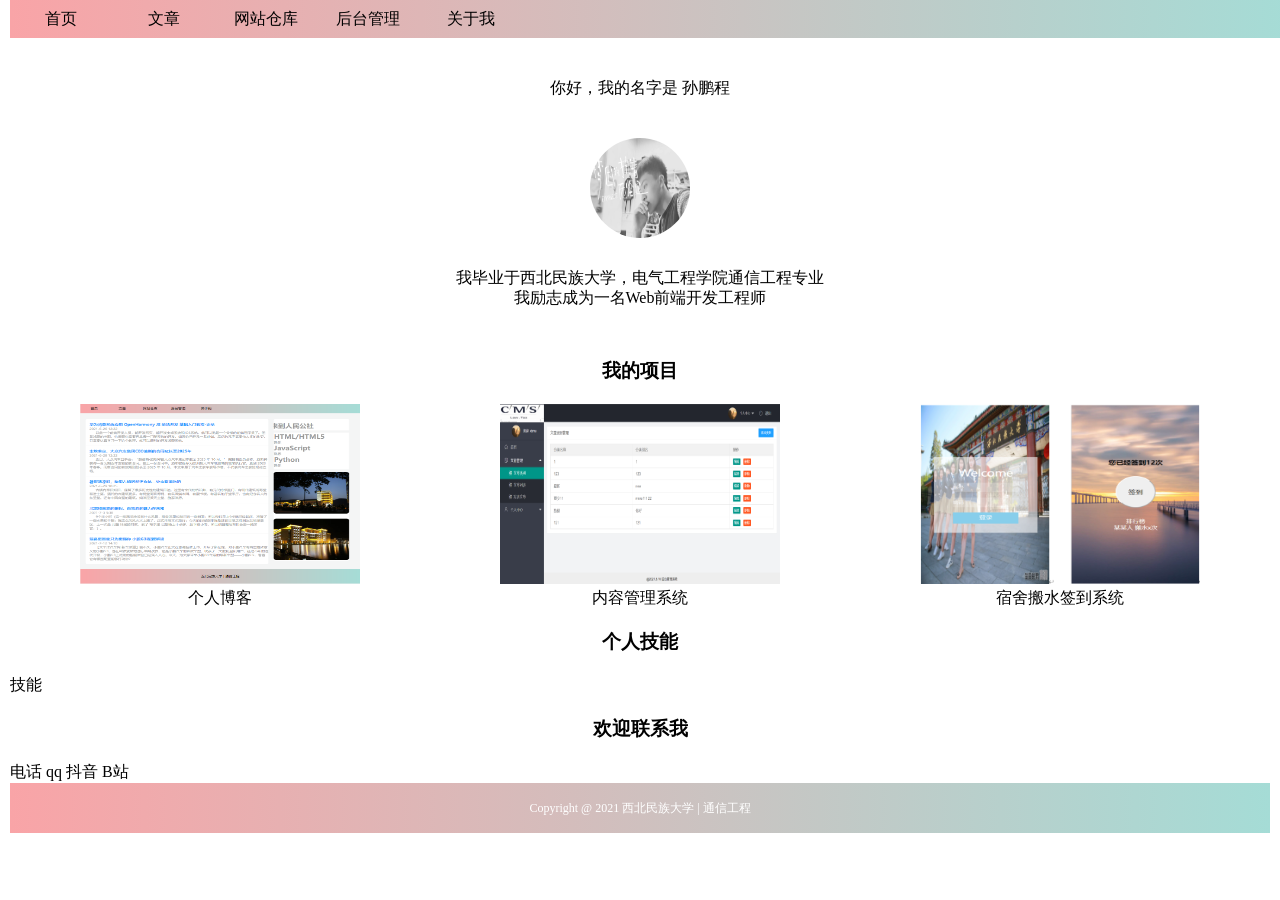
<file: client/html/aboutMe/aboutme_ch.html>
<!DOCTYPE html>
<html lang="en">

<head>
    <meta charset="UTF-8">
    <meta name="viewport" content="width=device-width, initial-scale=1.0">
    <link rel="stylesheet" href="../../assets/css/public.css">
    <link rel="stylesheet" href="../../assets/css/aboutMe/aboutme_ch.css">
    <title>关于我</title>
</head>

<body>
    <div class="heart">
        <!-- 导航栏 -->
        <div class="nav">
            <li class="item"><a href="../../index.html">首页</a></li>
            <li class="item" id="item1">
                <a href="javascript:;" class="item-name" id=" ">文章</a>
                <ul class="item-son1">
                    <li class="item-son"><a href="javascript:;">技术学习</a></li>
                    <li class="item-son"><a href="javascript:;">生活记录</a></li>
                </ul>
            </li>
            <li class="item"><a href="../weblinks/weblinks_index.html">网站仓库</a></li>
            <li class="item"><a href="../admin/admin_login.html">后台管理</a></li>
            <li class="item" id="item2">
                <a href="../aboutMe/aboutme_ch.html" class="item-name">关于我</a></li>
        </div>
        <!-- “关于我” 主体区域开始-->
        <div class="aboutme">

            <div class="row1">
                <div class="div">你好，我的名字是 孙鹏程</div>
                <div class="div">
                    <img src="../../assets/images/touxiang.jpeg" alt="">
                </div>
                <div class="div">
                    <p style="margin-top: 30px;">我毕业于西北民族大学，电气工程学院通信工程专业</p>
                    <p>我励志成为一名Web前端开发工程师</p>
                </div>
            </div>
            <h3>我的项目</h3>
            <div class="row2">
                <span class="project">                 
                    <img src="../../assets/images/project1.png" alt="">
                    <p>个人博客</p>
                </span>
                <span class="project">                  
                    <img src="../../assets/images/project2.png" alt="">
                    <p>内容管理系统</p>
                </span>
                <span class="project">
                    <img src="../../assets/images/project3.png" alt="">
                    <p>宿舍搬水签到系统</p>               
                </span>
            </div>
            <h3>个人技能</h3>
            <div class="row3">技能</div>
            <h3>欢迎联系我</h3>
            <div class="row4">
                电话 qq 抖音 B站
            </div>

        </div>
        <!-- “关于我” 主体区域结束-->


        <!-- 底部 开始-->
        <div class="foot">
            <div>Copyright @ 2021 西北民族大学 | 通信工程</div>
        </div>

        <!-- 底部 结束-->

    </div>
    <script src="../../assets/js/public.js"></script>
    <script src="../../assets/js/aboutMe/aboutme_ch.js"></script>
</body>

</html>
</file>
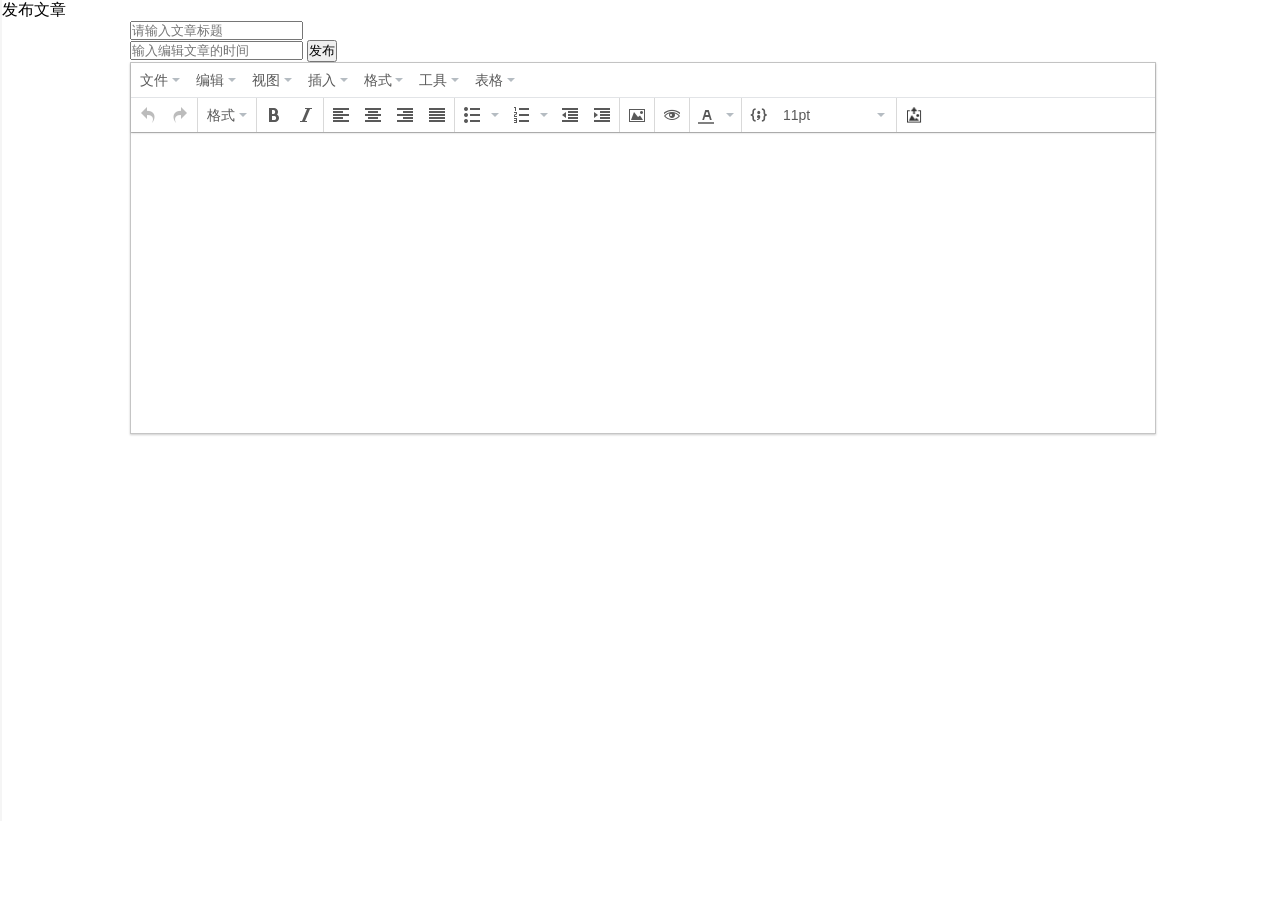
<file: client/html/admin/admin_article.html>
<!DOCTYPE html>
<html lang="en">

<head>
    <meta charset="UTF-8">
    <meta name="viewport" content="width=device-width, initial-scale=1.0">
    <link rel="stylesheet" href="../../assets/css/admin/admin_article.css">
    <title>Document</title>
</head>

<body>
    <div class="heart">
        <div class="card">
            <div class="card-tips">发布文章</div>
            <div class="card-content">

                <form action="">
                    <input type="text" placeholder="请输入文章标题" class="inputTitle">
                    <br/><input type="text" placeholder="输入编辑文章的时间" class="inputDate">

                    <button>发布</button>

                    <textarea name="content" id="text"></textarea>

                </form>

            </div>

        </div>

    </div>
    <script src="../../assets/lib/jQuery.js"></script>
    <!-- <script src="../../assets/lib/tinymce/jquery.tinymce.min.js"></script> -->
    <script src="../../assets/lib/tinymce/tinymce.min.js"></script>
    <script src="../../assets/lib/tinymce/tinymce_setup.js"></script>
    <script src="../../assets/js/admin/admin_article.js"></script>


</body>

</html>
</file>
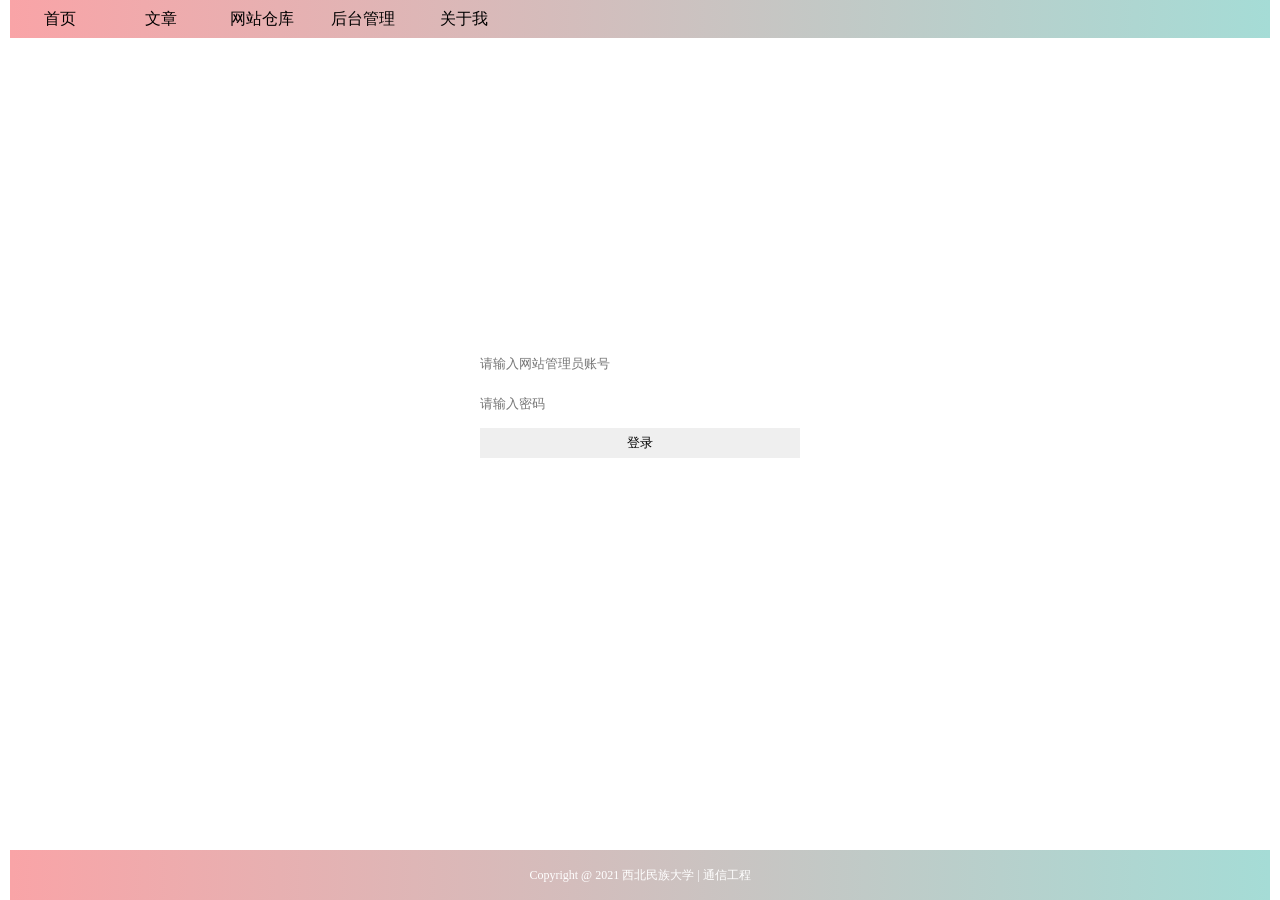
<file: client/html/admin/admin_index.html>
<html>

<head>
    <link rel="stylesheet" href="../../assets/font_icon/iconfont.css">
    <link rel="stylesheet" href="../../assets/css/public.css">
    <link rel="stylesheet" href="../../assets/css/admin/admin_index.css">
    <script>
        if (!localStorage.getItem('token')) {
            location.href = './admin_login.html'
        }
    </script>
</head>

<body>
    <div class="heart">
        <div class="nav">
            <li class="item"><a href="../../index.html">首页</a></li>
            <li class="item" id="item1">
                <a href="javascript:;" class="item-name" id=" ">文章</a>
                <ul class="item-son1">
                    <li class="item-son"><a href="javascript:;">技术学习</a></li>
                    <li class="item-son"><a href="javascript:;">生活记录</a></li>
                </ul>
            </li>
            <li class="item"><a href="../weblinks/weblinks_index.html">网站仓库</a></li>
            <li class="item"><a href="javascript:;">后台管理</a></li>
            <li class="item" id="item2"><a href="../aboutMe/aboutme_ch.html" class="item-name">关于我</a></li>
        </div>
        <!-- 页面展示区域 -->
        <div class="content">
            <div class="left-content">
                <div class="myPic">
                    <span id="pic">昵</span>
                    <span id="nickname" style="font-size: 15px;">昵称</span>
                </div>
                <div class="left-nav">
                    <div class="left-nav-son left-nav1">
                        <a href="./admin_dataAll.html" target="l_blank" class="left-nav-a"><span class="iconfont icon-index"></span>后台总览</a>
                    </div>
                    <div class="left-nav-son left-nav2">
                        <a href="javascript:;" class="left-nav-a"><span class="iconfont icon-wenzhang_huaban" ></span>文章管理
                            <span class="iconfont icon-col-left"></span></a>
                        <ul class="son">
                            <li>
                                <a href="../../html/admin/admin_article.html" target="l_blank"><span class="iconfont icon-xuhao"></span>发表文章</a>
                            </li>
                            <li>
                                <a href="../../html/admin/admin_article_delete.html" target="l_blank"><span class="iconfont icon-xuhao"></span>删除文章</a>
                            </li>
                        </ul>
                    </div>
                    <div class="left-nav-son left-nav3">
                        <a href="javascript:;" class="left-nav-a"><span class="iconfont icon-electronics" ></span>网库管理
                            <span class="iconfont icon-col-left"></a>
                        <ul class="son">
                            <li>
                                <a href="../../html/admin/admin_article.html" target="l_blank"><span class="iconfont icon-xuhao"></span>分类管理</a>
                            </li>
                            <li>
                                <a href="../../html/admin/admin_article.html" target="l_blank"><span class="iconfont icon-xuhao"></span>网址管理</a>
                            </li>
                        </ul>
                    </div>
                    <div class="left-nav-son left-nav3">
                        <a href="./admin_info.html" target="l_blank" class="left-nav-a"><span class="iconfont icon-iconfontguanyuwo" ></span>个人中心
                        </a>
                    </div>
                </div>
            </div>
        </div>
        <iframe src='./admin_article.html' width='100%' height='100%' frameborder='0' name="l_blank" id="_blank"></iframe>


        <!-- 底部 开始-->
        <div class="foot">
            <div>Copyright @ 2021 西北民族大学 | 通信工程</div>
        </div>
    </div>



    <script src="../../assets/lib/jQuery.js"></script>
    <script src="../../assets/js/public.js"></script>
    <script src="../../assets/js/admin/admin_index.js"></script>
</body>

</html>
</file>
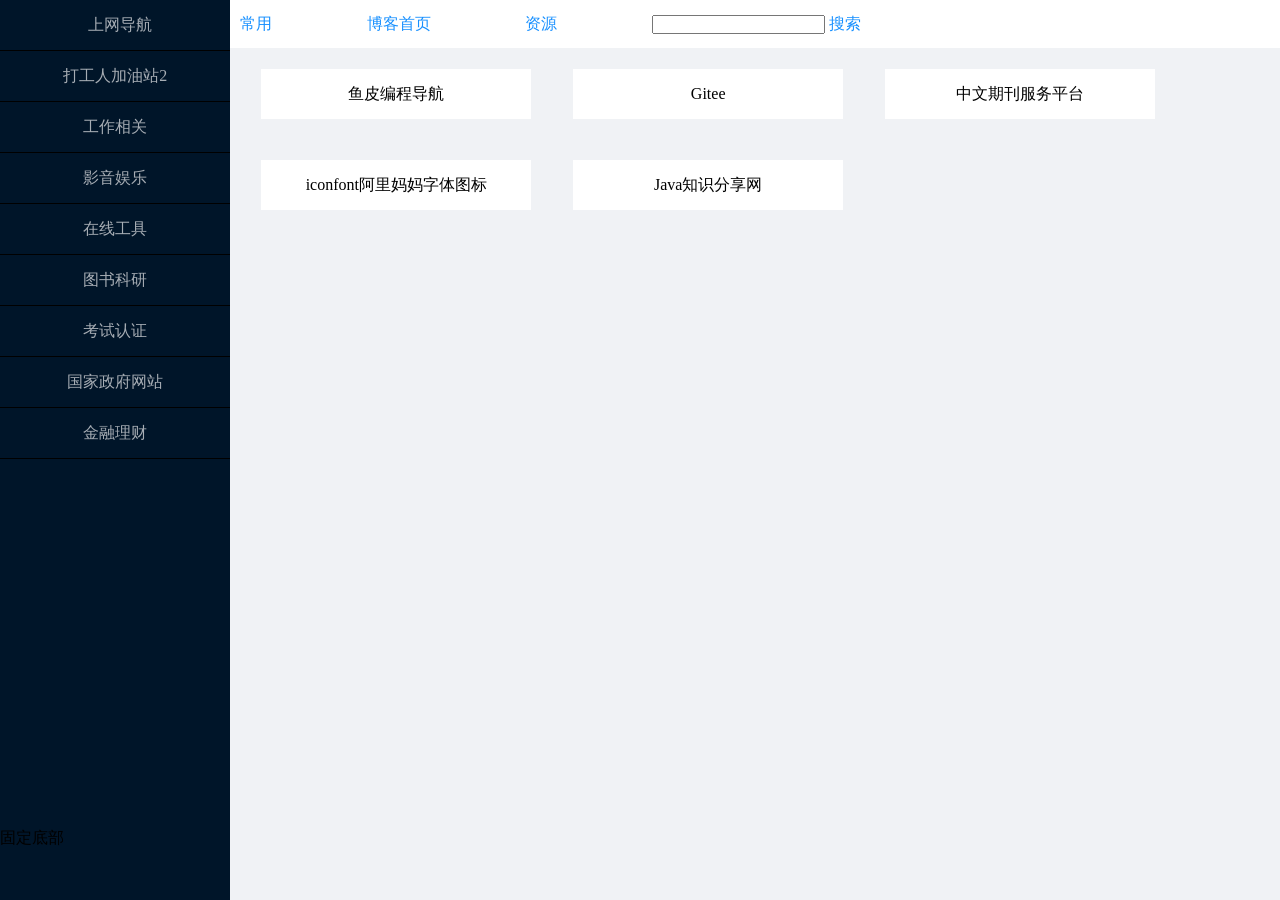
<file: client/html/weblinks/weblinks_index.html>
<!DOCTYPE html>
<html lang="en">

<head>
    <meta charset="UTF-8">
    <meta name="viewport" content="width=device-width, initial-scale=1.0">
    <title>上网导航</title>
    <link rel="stylesheet" href="../../assets/css/weblinks/weblinks_index.css">
    <script src="../../assets/js/weblinks/weblinks_index.js"></script>
</head>

<body>

    <!-- 内容显示区域 -->
    <div class="heart ">

        <!-- 侧边栏 -->
        <div class="sidebar ">
            <ul class="sidebarul ">
                <li><span style="display: block; float: right; padding-right: 34%; color: rgb(166, 173, 180); ">上网导航</span></li>
                <!-- 侧边栏自动渲染 -->
            </ul>
        </div>
        <div class="linkDisplay ">
            <!-- 头部导航 -->
            <div class="head ">
                <a href="javascript:; ">常用</a>
                <a href="../../index.html ">博客首页</a>
                <a href="javascript:; ">资源</a>
                <a class="search" href="javascript:; "><input type="text "> 搜索</a>
            </div>
            <!-- 常用 -->
            <div class="content ">
                <a href="https://www.code-nav.cn/recommend " target="__blank " id="label ">鱼皮编程导航</a>
                <a href="https://gitee.com/ " target="__blank ">Gitee</a>
                <a href="https://qikan.cqvip.com/index.html " target="__blank ">中文期刊服务平台</a>
                <a href="https://www.iconfont.cn/home/index?spm=a313x.7781069.1998910419.2 " target="__blank ">iconfont阿里妈妈字体图标</a>
                <a href="http://www.java1234.com/ " target="__blank ">Java知识分享网</a>
            </div>
            <!-- content自动渲染 -->
        </div>
        <!-- 固定底部 -->
        <div class="foot ">固定底部</div>
    </div>
</body>

</html>
</file>
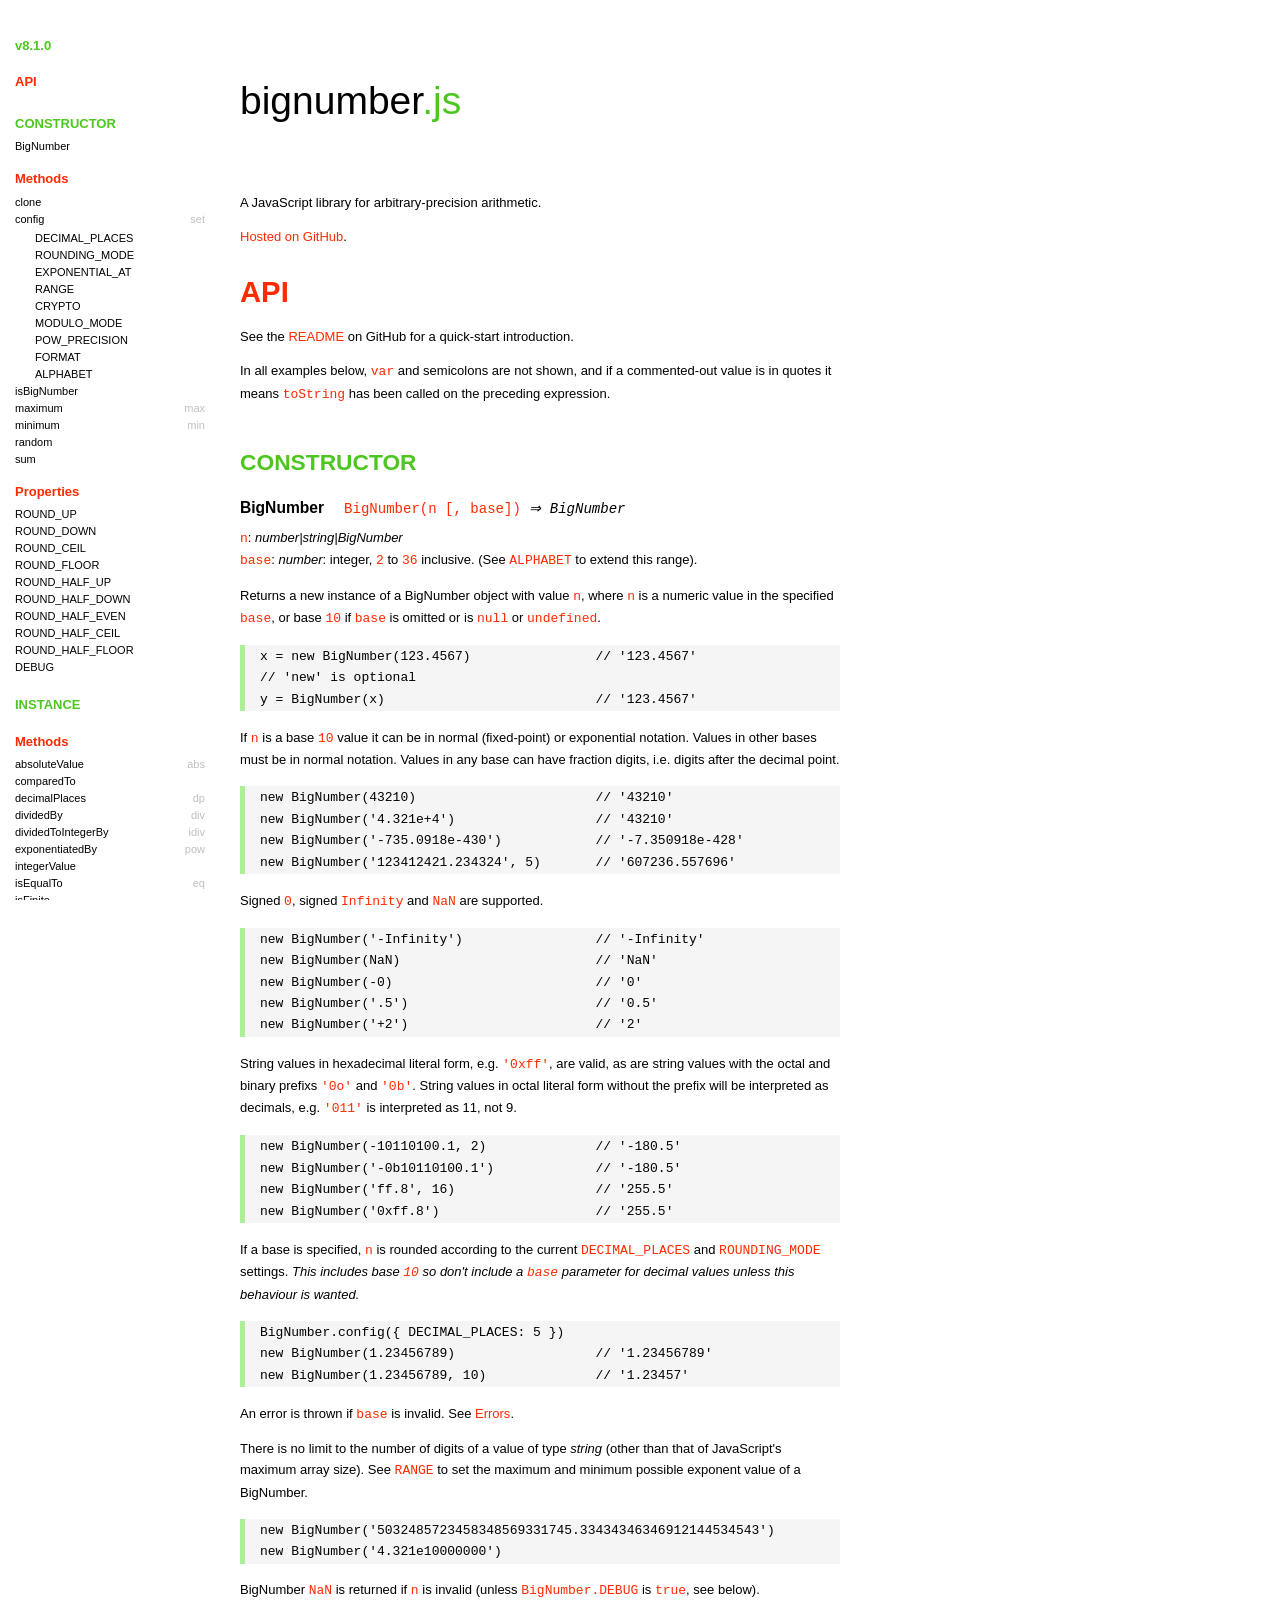
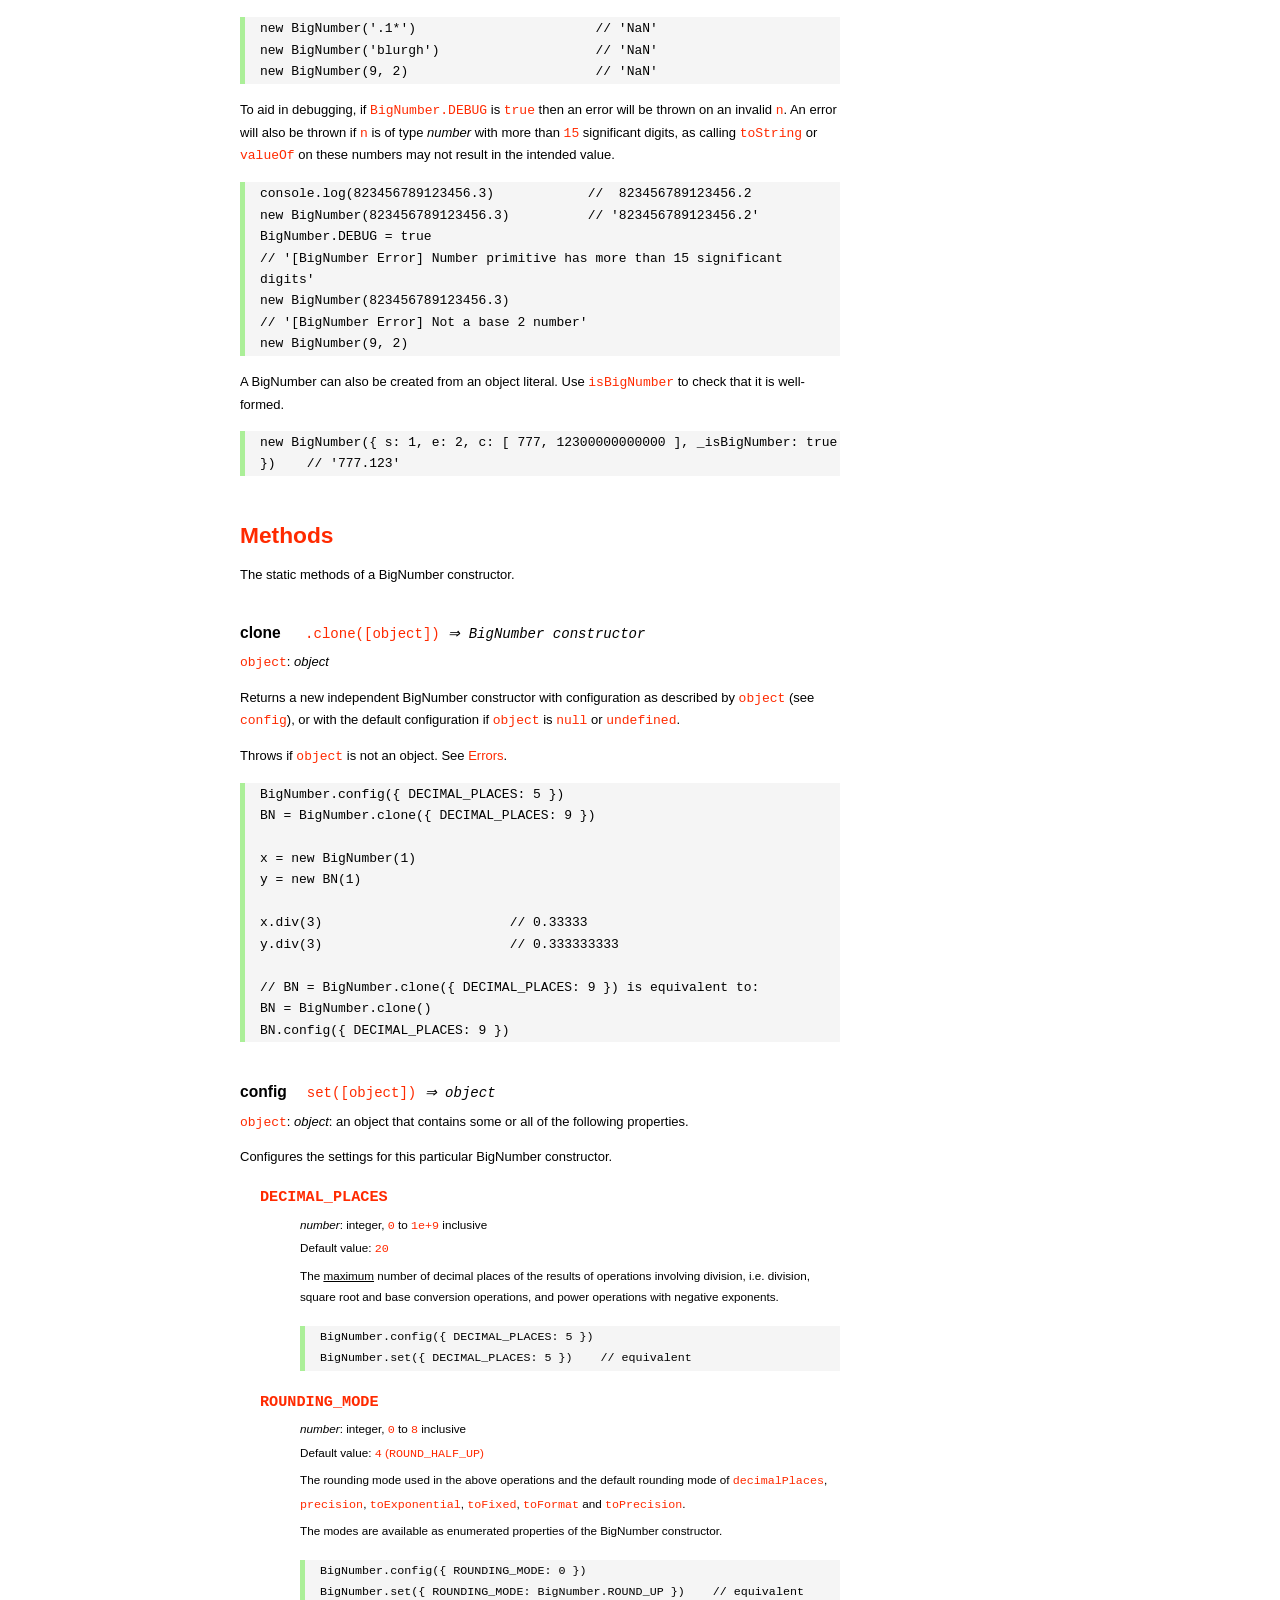
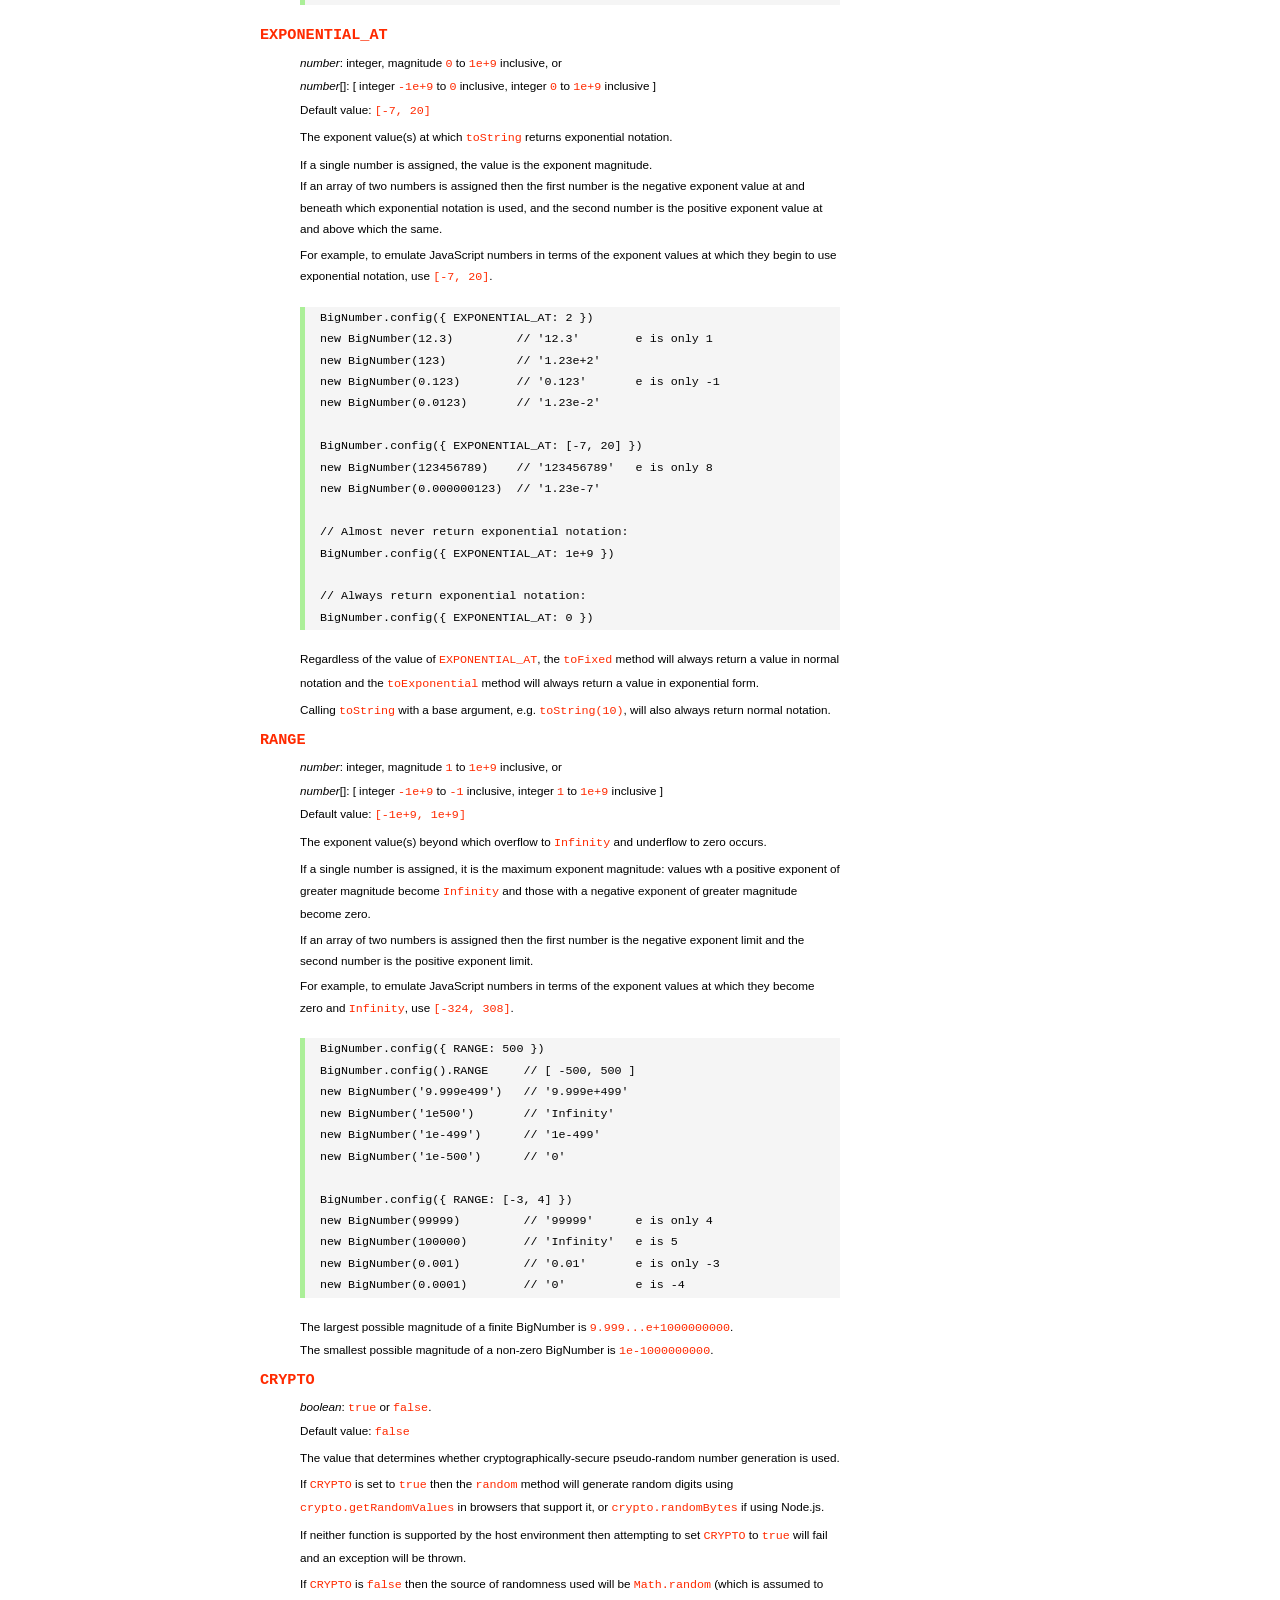
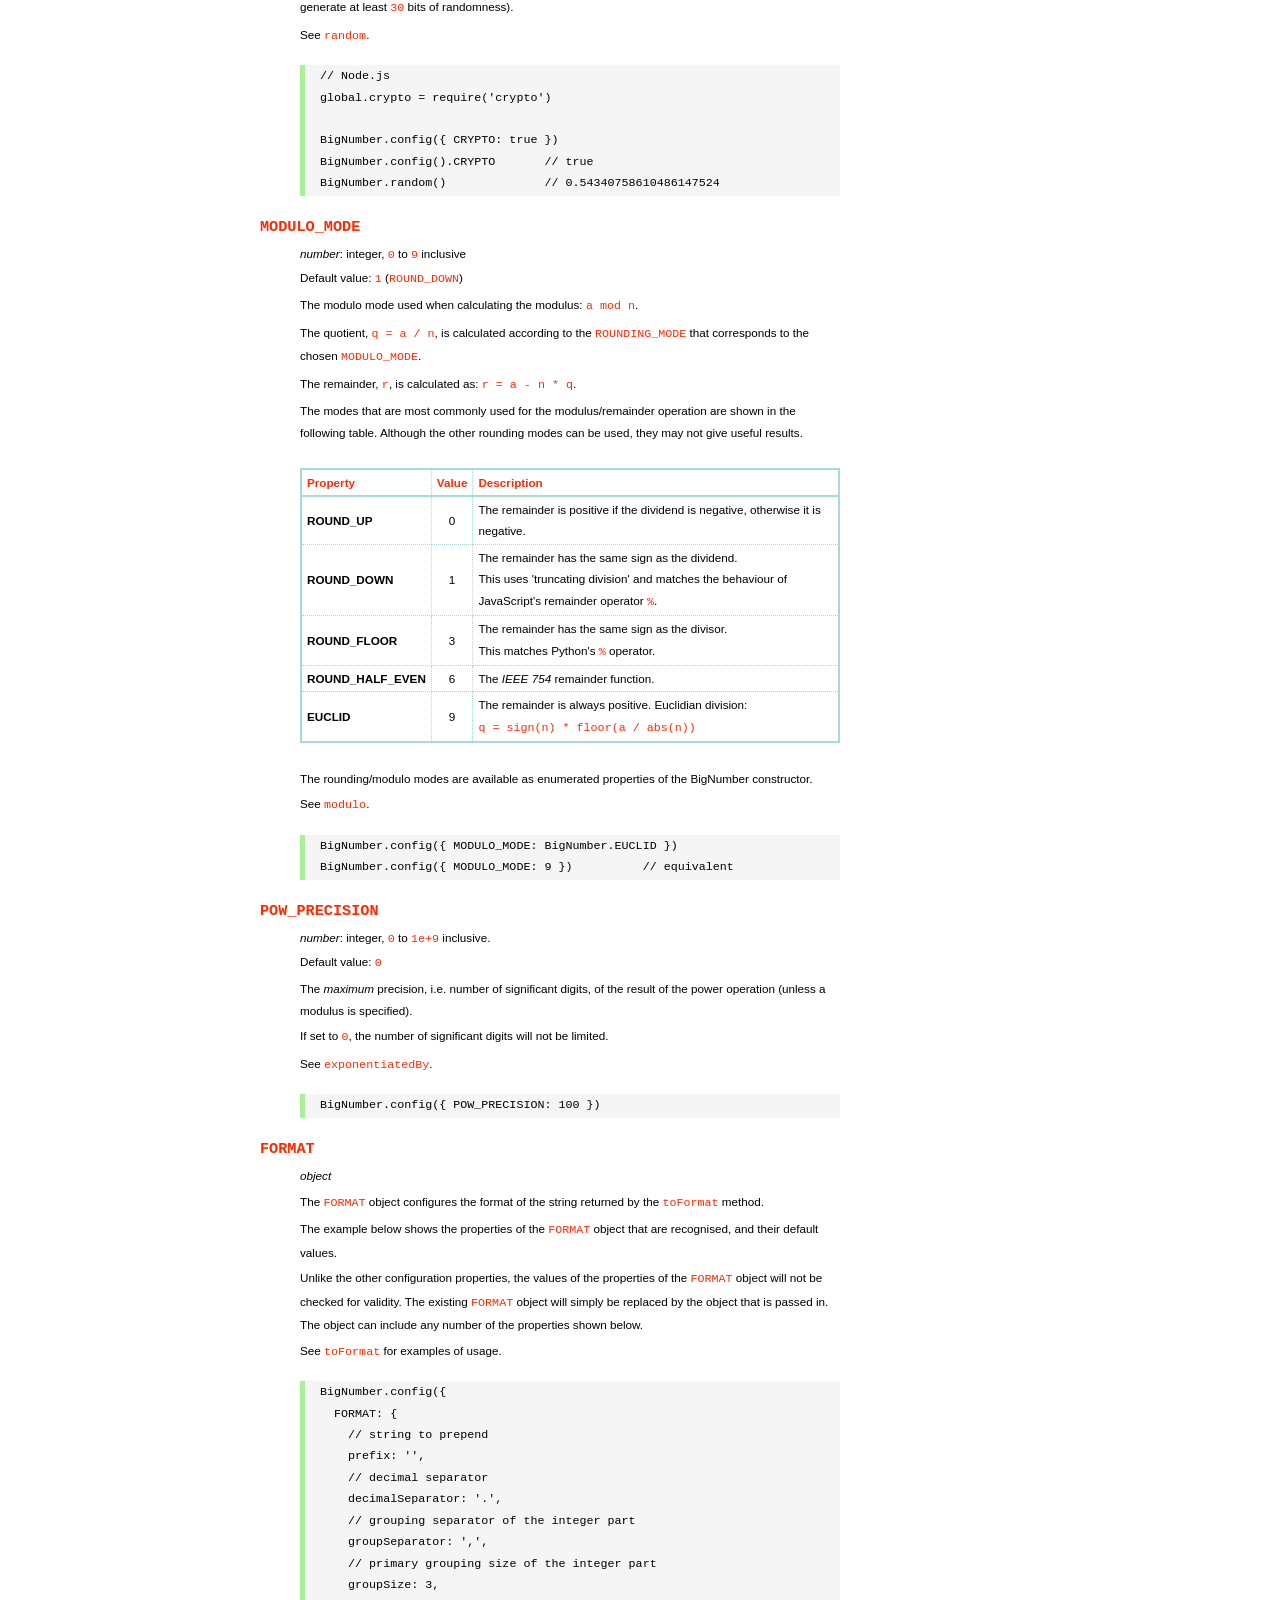
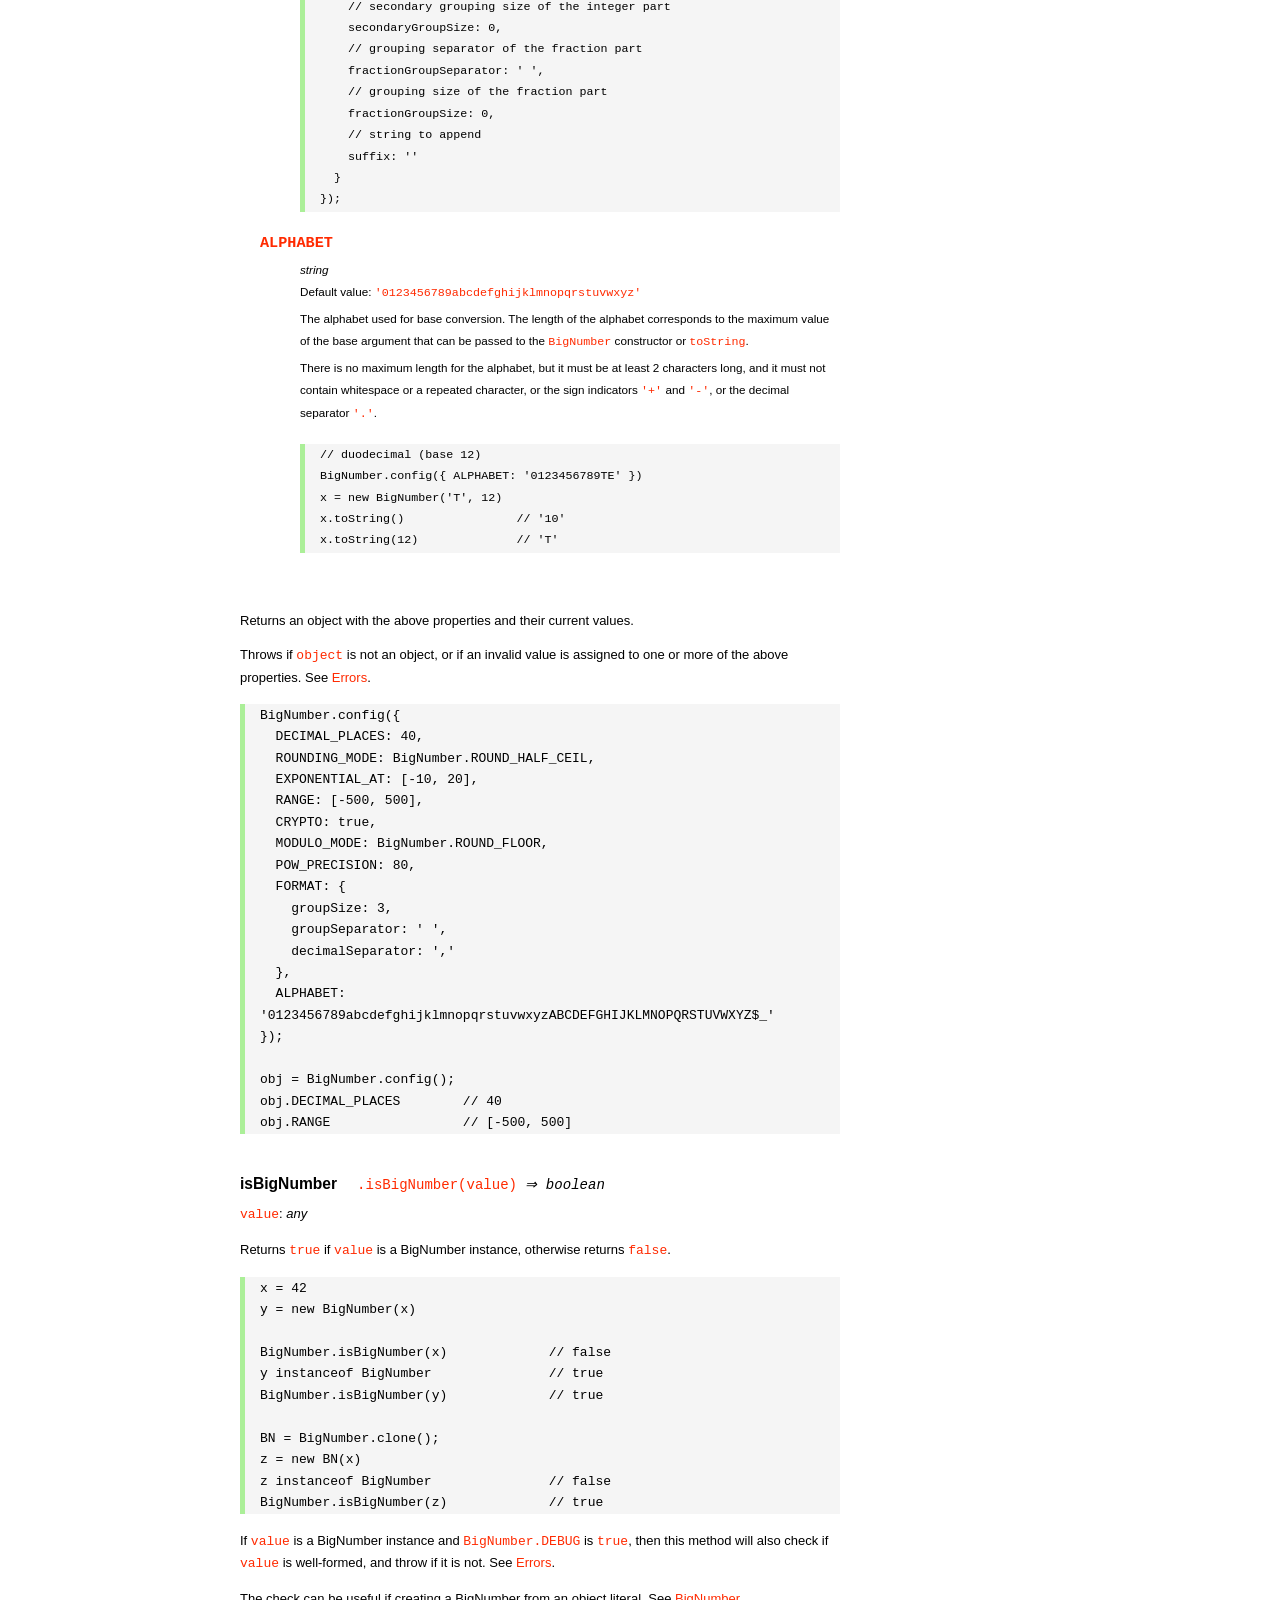
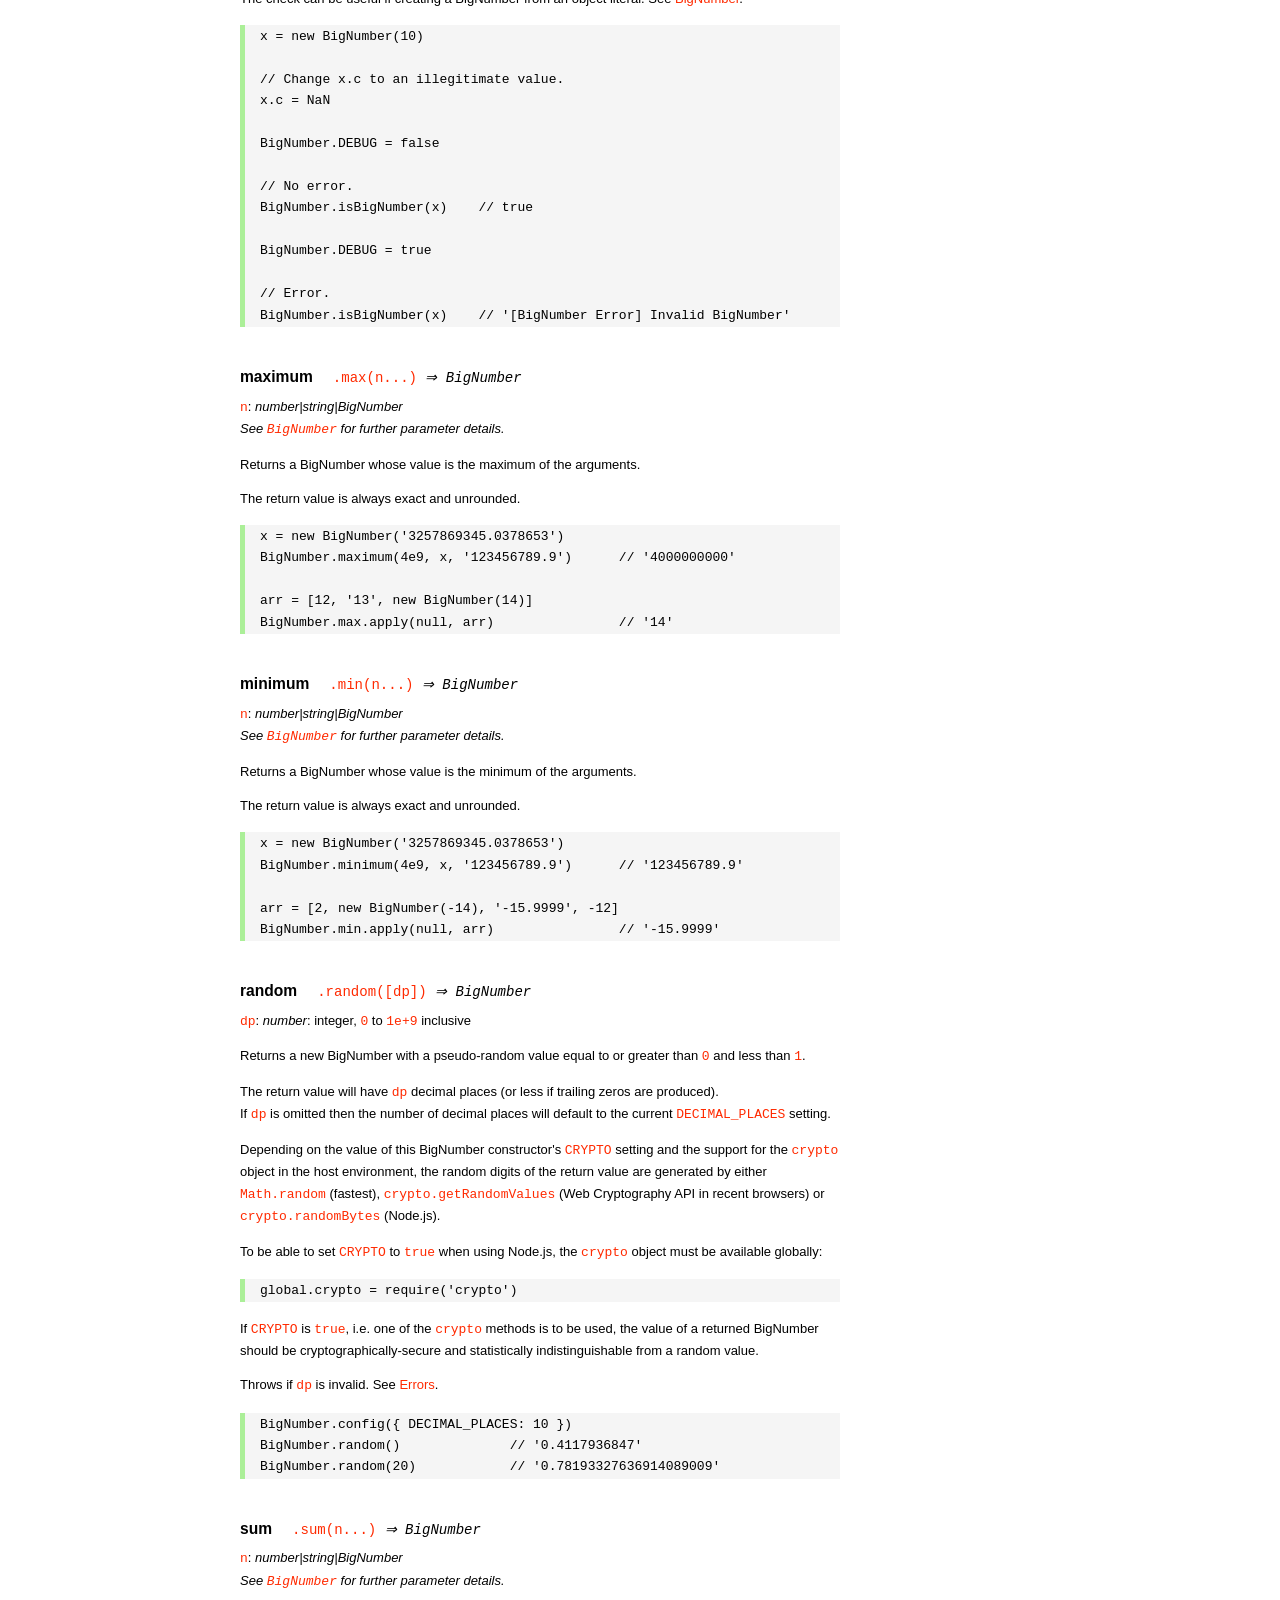
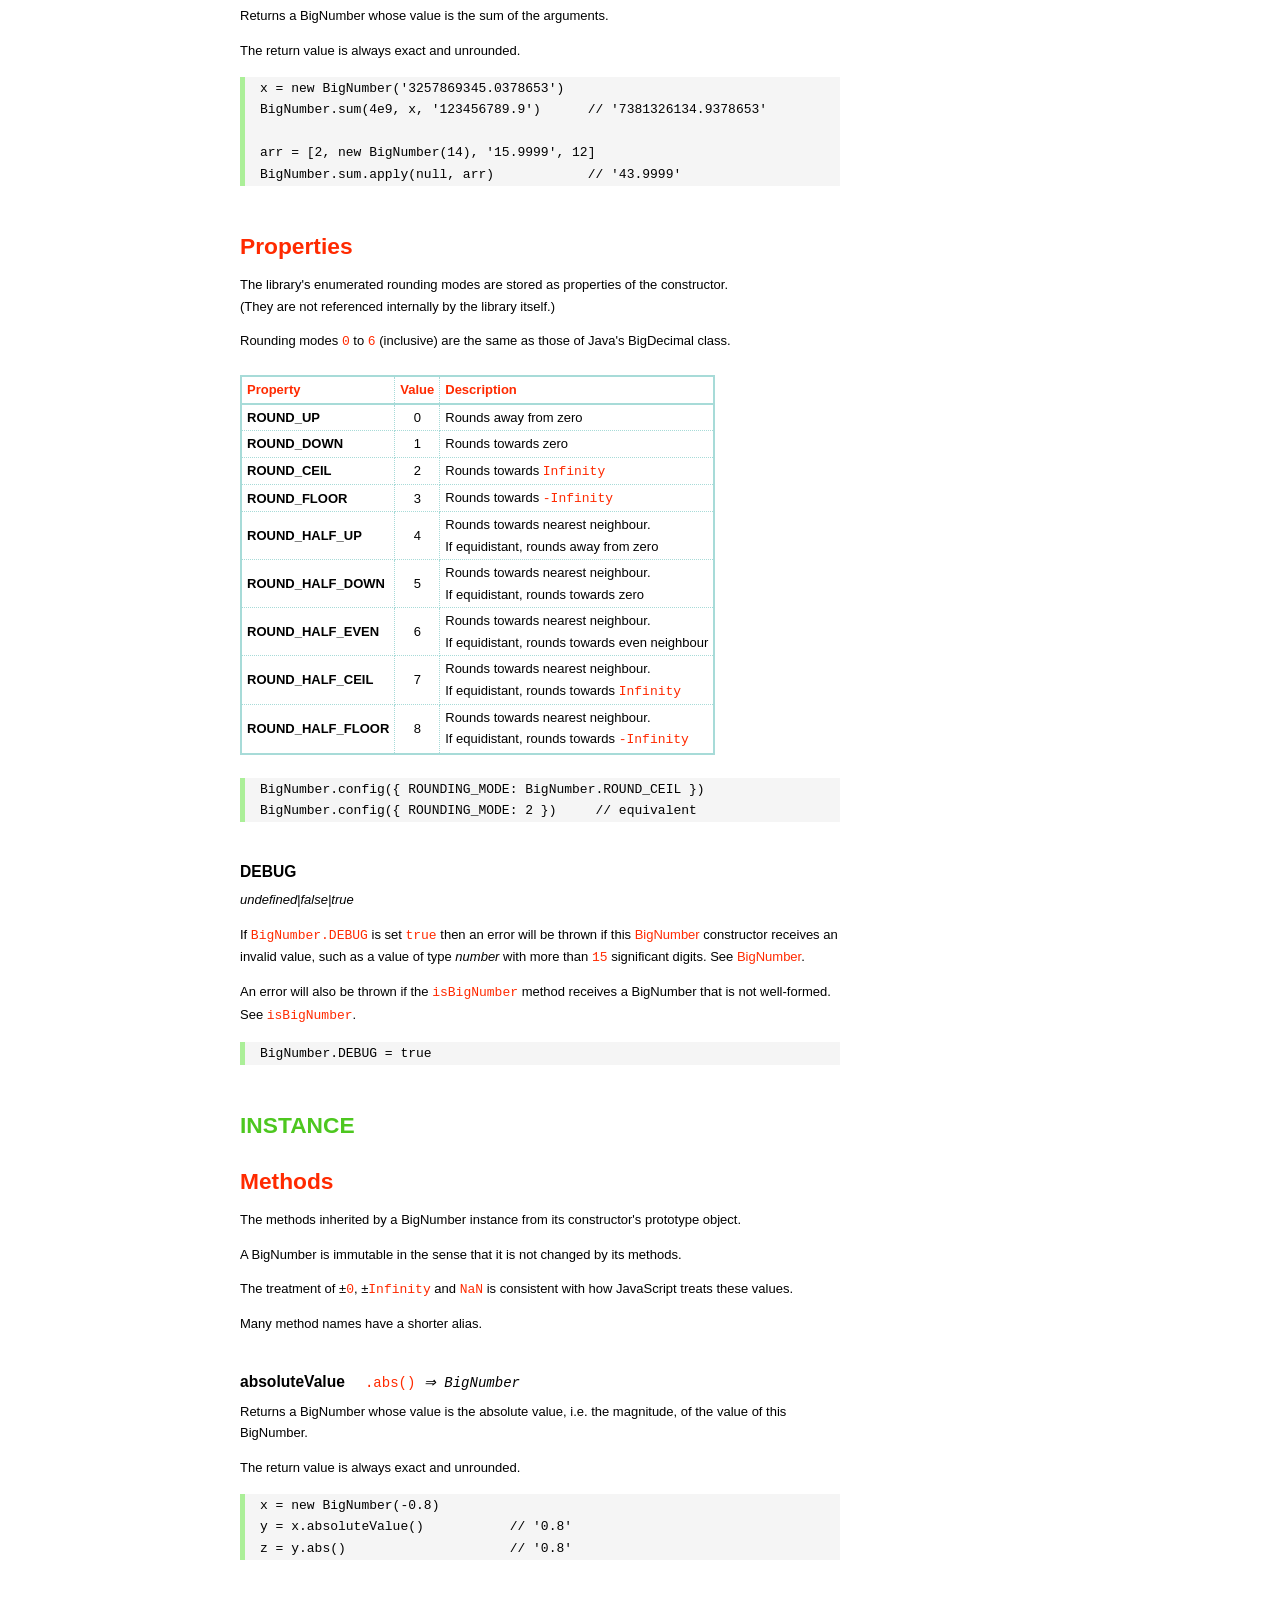
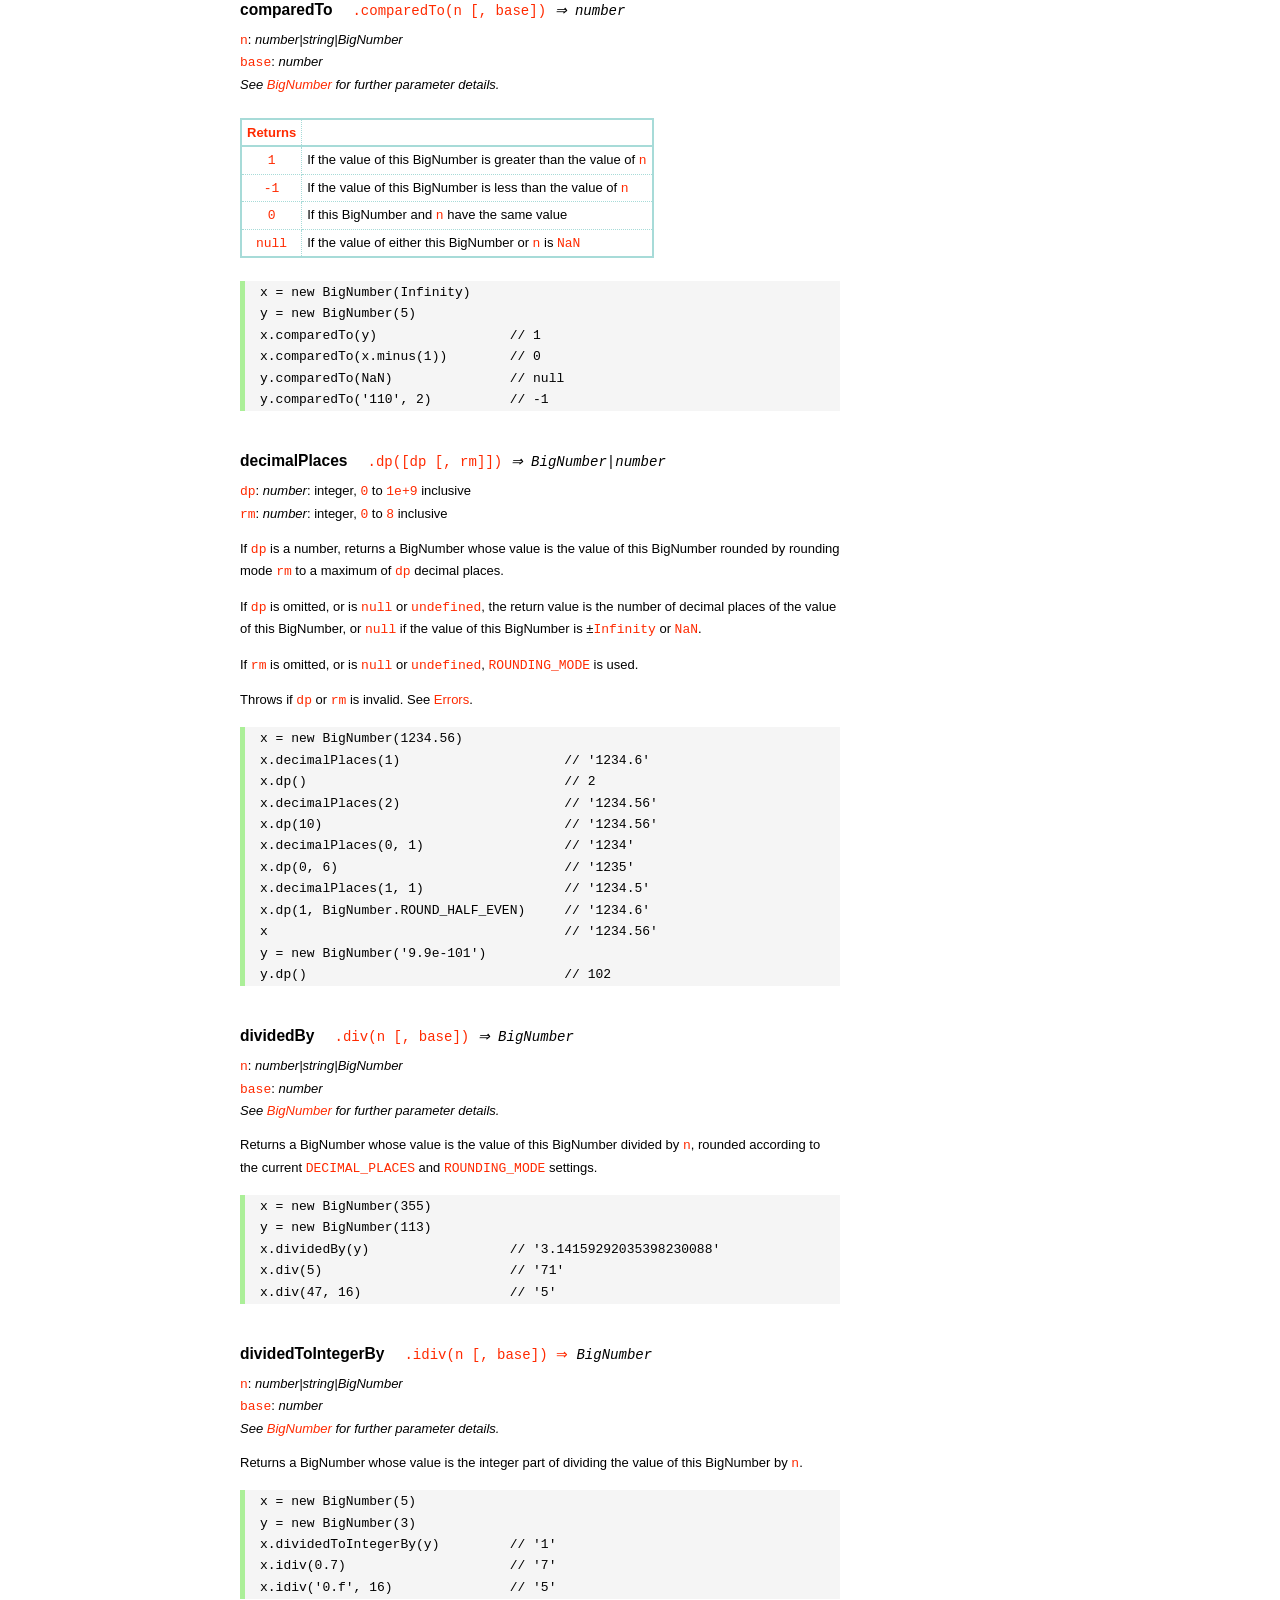
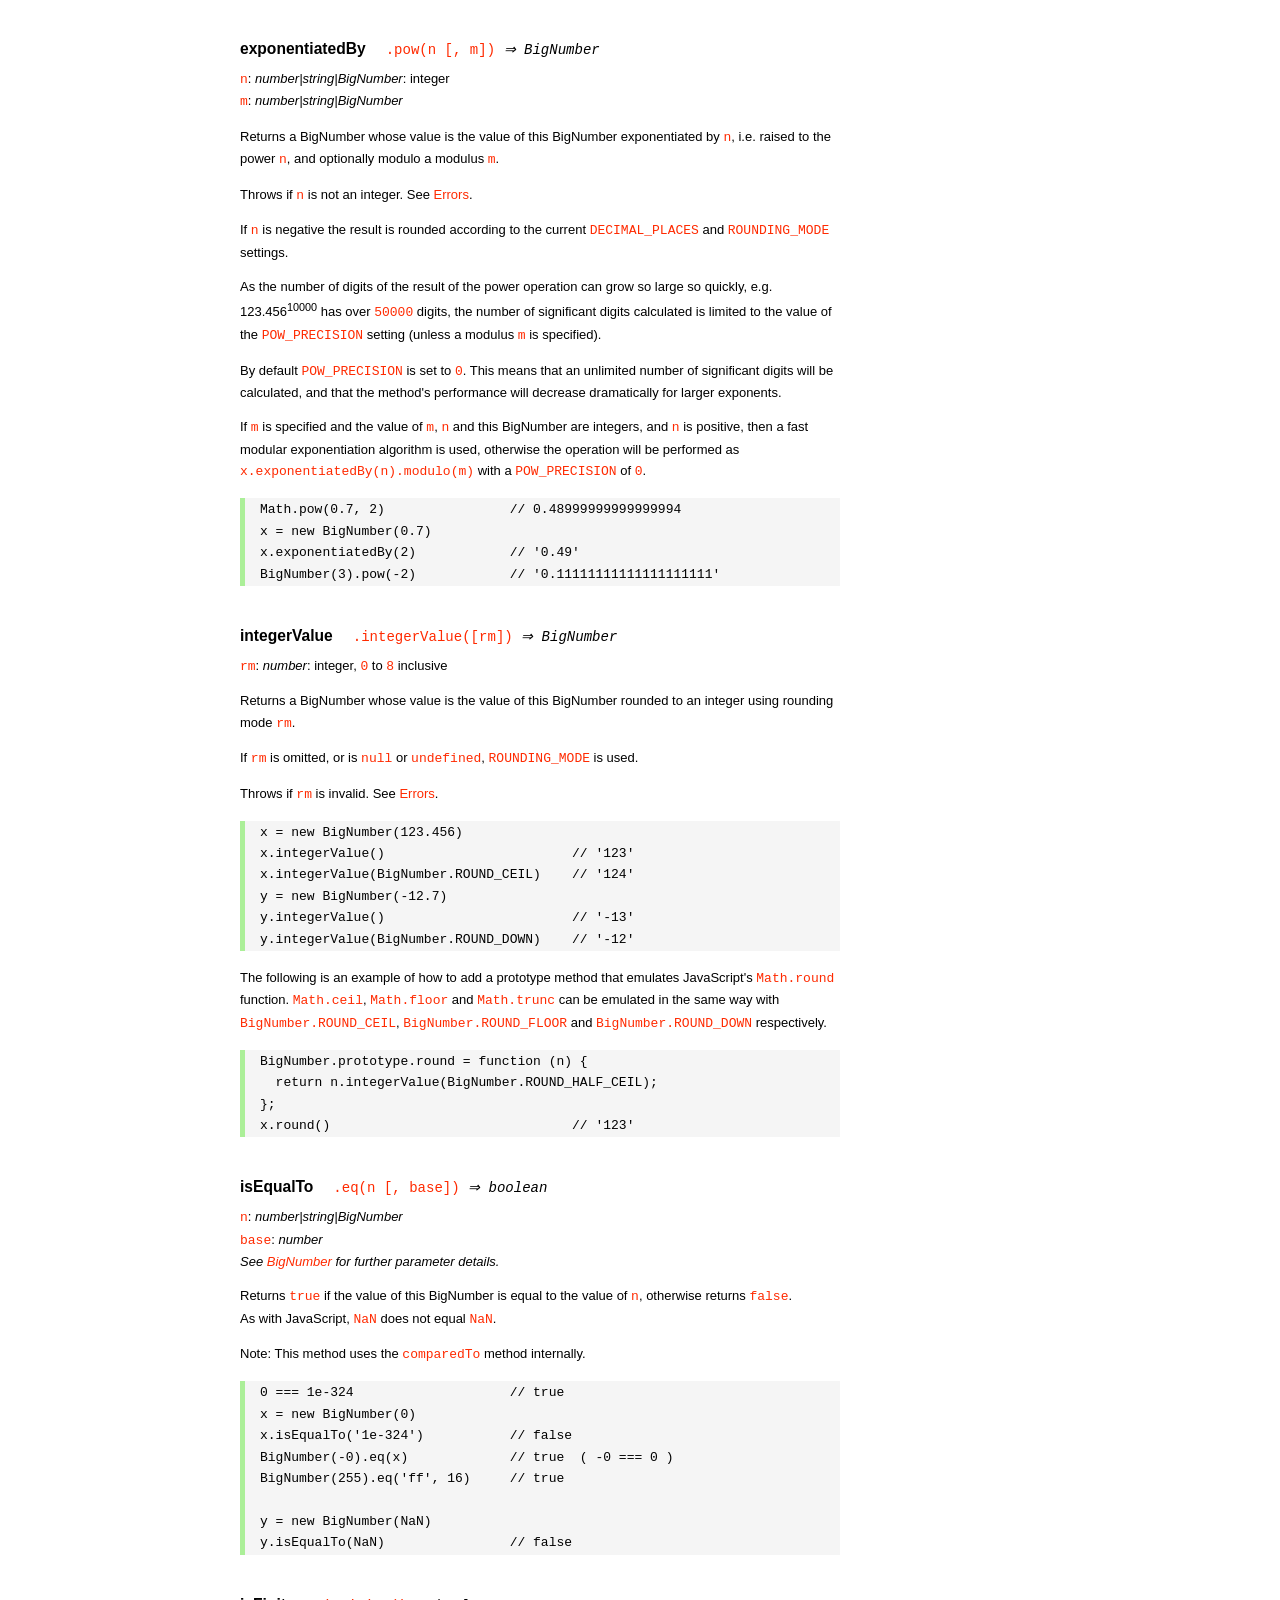
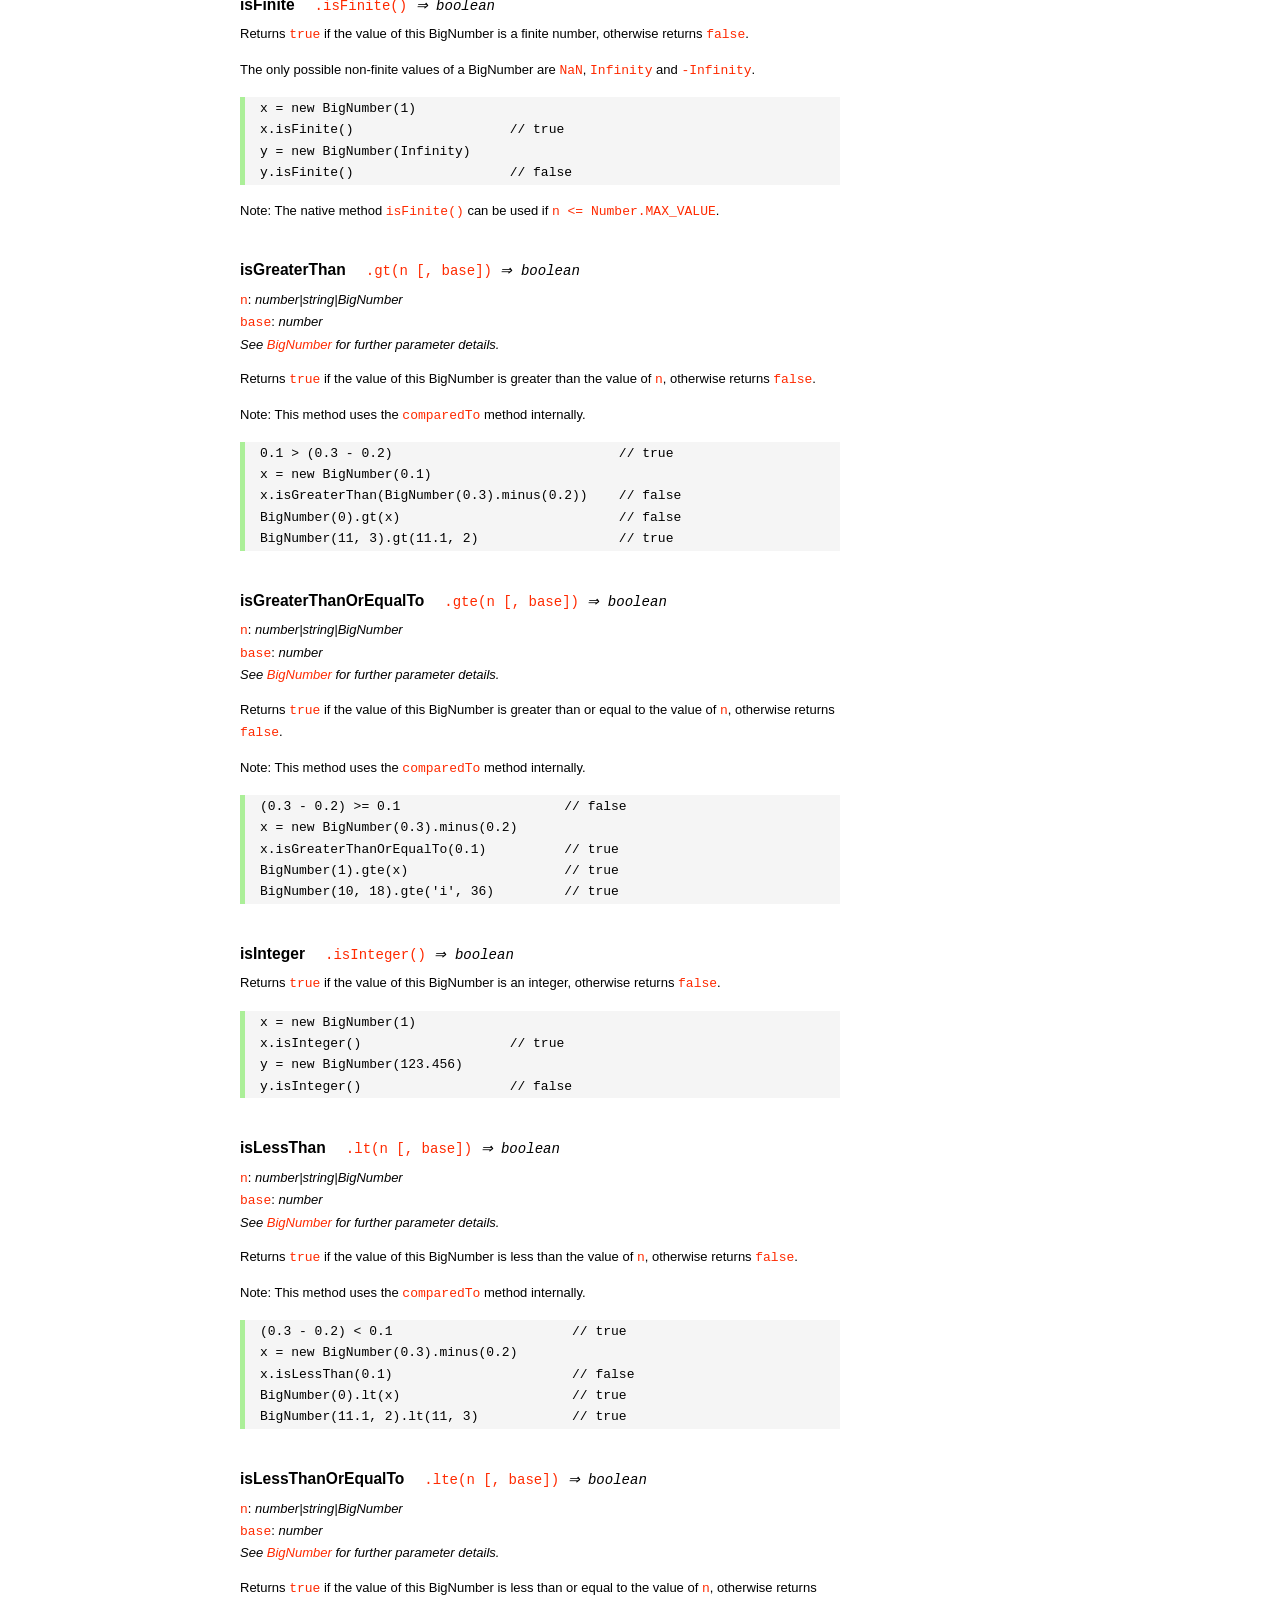
<file: server/node_modules/bignumber.js/doc/API.html>
<!DOCTYPE HTML>
<html>
<head>
<meta charset="utf-8">
<meta http-equiv="X-UA-Compatible" content="IE=edge">
<meta name="Author" content="M Mclaughlin">
<title>bignumber.js API</title>
<style>
html{font-size:100%}
body{background:#fff;font-family:"Helvetica Neue",Helvetica,Arial,sans-serif;font-size:13px;
  line-height:1.65em;min-height:100%;margin:0}
body,i{color:#000}
.nav{background:#fff;position:fixed;top:0;bottom:0;left:0;width:200px;overflow-y:auto;
  padding:15px 0 30px 15px}
div.container{width:600px;margin:50px 0 50px 240px}
p{margin:0 0 1em;width:600px}
pre,ul{margin:1em 0}
h1,h2,h3,h4,h5{margin:0;padding:1.5em 0 0}
h1,h2{padding:.75em 0}
h1{font:400 3em Verdana,sans-serif;color:#000;margin-bottom:1em}
h2{font-size:2.25em;color:#ff2a00}
h3{font-size:1.75em;color:#4dc71f}
h4{font-size:1.75em;color:#ff2a00;padding-bottom:.75em}
h5{font-size:1.2em;margin-bottom:.4em}
h6{font-size:1.1em;margin-bottom:0.8em;padding:0.5em 0}
dd{padding-top:.35em}
dt{padding-top:.5em}
b{font-weight:700}
dt b{font-size:1.3em}
a,a:visited{color:#ff2a00;text-decoration:none}
a:active,a:hover{outline:0;text-decoration:underline}
.nav a,.nav b,.nav a:visited{display:block;color:#ff2a00;font-weight:700; margin-top:15px}
.nav b{color:#4dc71f;margin-top:20px;cursor:default;width:auto}
ul{list-style-type:none;padding:0 0 0 20px}
.nav ul{line-height:14px;padding-left:0;margin:5px 0 0}
.nav ul a,.nav ul a:visited,span{display:inline;color:#000;font-family:Verdana,Geneva,sans-serif;
  font-size:11px;font-weight:400;margin:0}
.inset,ul.inset{margin-left:20px}
.inset{font-size:.9em}
.nav li{width:auto;margin:0 0 3px}
.alias{font-style:italic;margin-left:20px}
table{border-collapse:collapse;border-spacing:0;border:2px solid #a7dbd8;margin:1.75em 0;padding:0}
td,th{text-align:left;margin:0;padding:2px 5px;border:1px dotted #a7dbd8}
th{border-top:2px solid #a7dbd8;border-bottom:2px solid #a7dbd8;color:#ff2a00}
code,pre{font-family:Consolas, monaco, monospace;font-weight:400}
pre{background:#f5f5f5;white-space:pre-wrap;word-wrap:break-word;border-left:5px solid #abef98;
  padding:1px 0 1px 15px;margin:1.2em 0}
code,.nav-title{color:#ff2a00}
.end{margin-bottom:25px}
.centre{text-align:center}
.error-table{font-size:13px;width:100%}
#faq{margin:3em 0 0}
li span{float:right;margin-right:10px;color:#c0c0c0}
#js{font:inherit;color:#4dc71f}
</style>
</head>
<body>

  <div class="nav">

    <b>v8.1.0</b>

	<a class='nav-title' href="#">API</a>

    <b> CONSTRUCTOR </b>
    <ul>
      <li><a href="#bignumber">BigNumber</a></li>
    </ul>

    <a href="#methods">Methods</a>
    <ul>
      <li><a href="#clone">clone</a></li>
      <li><a href="#config" >config</a><span>set</span></li>
      <li>
        <ul class="inset">
          <li><a href="#decimal-places">DECIMAL_PLACES</a></li>
          <li><a href="#rounding-mode" >ROUNDING_MODE</a></li>
          <li><a href="#exponential-at">EXPONENTIAL_AT</a></li>
          <li><a href="#range"         >RANGE</a></li>
          <li><a href="#crypto"        >CRYPTO</a></li>
          <li><a href="#modulo-mode"   >MODULO_MODE</a></li>
          <li><a href="#pow-precision" >POW_PRECISION</a></li>
          <li><a href="#format"        >FORMAT</a></li>
          <li><a href="#alphabet"      >ALPHABET</a></li>
        </ul>
      </li>
      <li><a href="#isBigNumber">isBigNumber</a></li>
      <li><a href="#max"        >maximum</a><span>max</span></li>
      <li><a href="#min"        >minimum</a><span>min</span></li>
      <li><a href="#random"     >random</a></li>
      <li><a href="#sum"        >sum</a></li>
    </ul>

    <a href="#constructor-properties">Properties</a>
    <ul>
      <li><a href="#round-up"        >ROUND_UP</a></li>
      <li><a href="#round-down"      >ROUND_DOWN</a></li>
      <li><a href="#round-ceil"      >ROUND_CEIL</a></li>
      <li><a href="#round-floor"     >ROUND_FLOOR</a></li>
      <li><a href="#round-half-up"   >ROUND_HALF_UP</a></li>
      <li><a href="#round-half-down" >ROUND_HALF_DOWN</a></li>
      <li><a href="#round-half-even" >ROUND_HALF_EVEN</a></li>
      <li><a href="#round-half-ceil" >ROUND_HALF_CEIL</a></li>
      <li><a href="#round-half-floor">ROUND_HALF_FLOOR</a></li>
      <li><a href="#debug"           >DEBUG</a></li>
    </ul>

    <b> INSTANCE </b>

    <a href="#prototype-methods">Methods</a>
    <ul>
      <li><a href="#abs"    >absoluteValue         </a><span>abs</span>  </li>
      <li><a href="#cmp"    >comparedTo            </a>                  </li>
      <li><a href="#dp"     >decimalPlaces         </a><span>dp</span>   </li>
      <li><a href="#div"    >dividedBy             </a><span>div</span>  </li>
      <li><a href="#divInt" >dividedToIntegerBy    </a><span>idiv</span> </li>
      <li><a href="#pow"    >exponentiatedBy       </a><span>pow</span>  </li>
      <li><a href="#int"    >integerValue          </a>                  </li>
      <li><a href="#eq"     >isEqualTo             </a><span>eq</span>   </li>
      <li><a href="#isF"    >isFinite              </a>                  </li>
      <li><a href="#gt"     >isGreaterThan         </a><span>gt</span>   </li>
      <li><a href="#gte"    >isGreaterThanOrEqualTo</a><span>gte</span>  </li>
      <li><a href="#isInt"  >isInteger             </a>                  </li>
      <li><a href="#lt"     >isLessThan            </a><span>lt</span>   </li>
      <li><a href="#lte"    >isLessThanOrEqualTo   </a><span>lte</span>  </li>
      <li><a href="#isNaN"  >isNaN                 </a>                  </li>
      <li><a href="#isNeg"  >isNegative            </a>                  </li>
      <li><a href="#isPos"  >isPositive            </a>                  </li>
      <li><a href="#isZ"    >isZero                </a>                  </li>
      <li><a href="#minus"  >minus                 </a>                  </li>
      <li><a href="#mod"    >modulo                </a><span>mod</span>  </li>
      <li><a href="#times"  >multipliedBy          </a><span>times</span></li>
      <li><a href="#neg"    >negated               </a>                  </li>
      <li><a href="#plus"   >plus                  </a>                  </li>
      <li><a href="#sd"     >precision             </a><span>sd</span>   </li>
      <li><a href="#shift"  >shiftedBy             </a>                  </li>
      <li><a href="#sqrt"   >squareRoot            </a><span>sqrt</span> </li>
      <li><a href="#toE"    >toExponential         </a>                  </li>
      <li><a href="#toFix"  >toFixed               </a>                  </li>
      <li><a href="#toFor"  >toFormat              </a>                  </li>
      <li><a href="#toFr"   >toFraction            </a>                  </li>
      <li><a href="#toJSON" >toJSON                </a>                  </li>
      <li><a href="#toN"    >toNumber              </a>                  </li>
      <li><a href="#toP"    >toPrecision           </a>                  </li>
      <li><a href="#toS"    >toString              </a>                  </li>
      <li><a href="#valueOf">valueOf               </a>                  </li>
    </ul>

    <a href="#instance-properties">Properties</a>
    <ul>
      <li><a href="#coefficient">c: coefficient</a></li>
      <li><a href="#exponent"   >e: exponent</a></li>
      <li><a href="#sign"       >s: sign</a></li>
    </ul>

    <a href="#zero-nan-infinity">Zero, NaN &amp; Infinity</a>
    <a href="#Errors">Errors</a>
    <a href="#type-coercion">Type coercion</a>
    <a class='end' href="#faq">FAQ</a>

  </div>

  <div class="container">

    <h1>bignumber<span id='js'>.js</span></h1>

    <p>A JavaScript library for arbitrary-precision arithmetic.</p>
    <p><a href="https://github.com/MikeMcl/bignumber.js">Hosted on GitHub</a>. </p>

    <h2>API</h2>

    <p>
      See the <a href='https://github.com/MikeMcl/bignumber.js'>README</a> on GitHub for a
      quick-start introduction.
    </p>
    <p>
      In all examples below, <code>var</code> and semicolons are not shown, and if a commented-out
      value is in quotes it means <code>toString</code> has been called on the preceding expression.
    </p>


    <h3>CONSTRUCTOR</h3>


    <h5 id="bignumber">
      BigNumber<code class='inset'>BigNumber(n [, base]) <i>&rArr; BigNumber</i></code>
    </h5>
    <p>
      <code>n</code>: <i>number|string|BigNumber</i><br />
      <code>base</code>: <i>number</i>: integer, <code>2</code> to <code>36</code> inclusive. (See
      <a href='#alphabet'><code>ALPHABET</code></a> to extend this range).
    </p>
    <p>
      Returns a new instance of a BigNumber object with value <code>n</code>, where <code>n</code>
      is a numeric value in the specified <code>base</code>, or base <code>10</code> if
      <code>base</code> is omitted or is <code>null</code> or <code>undefined</code>.
    </p>
    <pre>
x = new BigNumber(123.4567)                // '123.4567'
// 'new' is optional
y = BigNumber(x)                           // '123.4567'</pre>
    <p>
      If <code>n</code> is a base <code>10</code> value it can be in normal (fixed-point) or
      exponential notation. Values in other bases must be in normal notation. Values in any base can
      have fraction digits, i.e. digits after the decimal point.
    </p>
    <pre>
new BigNumber(43210)                       // '43210'
new BigNumber('4.321e+4')                  // '43210'
new BigNumber('-735.0918e-430')            // '-7.350918e-428'
new BigNumber('123412421.234324', 5)       // '607236.557696'</pre>
    <p>
      Signed <code>0</code>, signed <code>Infinity</code> and <code>NaN</code> are supported.
    </p>
    <pre>
new BigNumber('-Infinity')                 // '-Infinity'
new BigNumber(NaN)                         // 'NaN'
new BigNumber(-0)                          // '0'
new BigNumber('.5')                        // '0.5'
new BigNumber('+2')                        // '2'</pre>
    <p>
      String values in hexadecimal literal form, e.g. <code>'0xff'</code>, are valid, as are
      string values with the octal and binary prefixs <code>'0o'</code> and <code>'0b'</code>.
      String values in octal literal form without the prefix will be interpreted as
      decimals, e.g. <code>'011'</code> is interpreted as 11, not 9.
    </p>
    <pre>
new BigNumber(-10110100.1, 2)              // '-180.5'
new BigNumber('-0b10110100.1')             // '-180.5'
new BigNumber('ff.8', 16)                  // '255.5'
new BigNumber('0xff.8')                    // '255.5'</pre>
    <p>
      If a base is specified, <code>n</code> is rounded according to the current
      <a href='#decimal-places'><code>DECIMAL_PLACES</code></a> and
      <a href='#rounding-mode'><code>ROUNDING_MODE</code></a> settings. <em>This includes base
      <code>10</code> so don't include a <code>base</code> parameter for decimal values unless
      this behaviour is wanted.</em>
    </p>
    <pre>BigNumber.config({ DECIMAL_PLACES: 5 })
new BigNumber(1.23456789)                  // '1.23456789'
new BigNumber(1.23456789, 10)              // '1.23457'</pre>
    <p>An error is thrown if <code>base</code> is invalid. See <a href='#Errors'>Errors</a>.</p>
    <p>
      There is no limit to the number of digits of a value of type <em>string</em> (other than
      that of JavaScript's maximum array size). See <a href='#range'><code>RANGE</code></a> to set
      the maximum and minimum possible exponent value of a BigNumber.
    </p>
    <pre>
new BigNumber('5032485723458348569331745.33434346346912144534543')
new BigNumber('4.321e10000000')</pre>
    <p>BigNumber <code>NaN</code> is returned if <code>n</code> is invalid
    (unless <code>BigNumber.DEBUG</code> is <code>true</code>, see below).</p>
    <pre>
new BigNumber('.1*')                       // 'NaN'
new BigNumber('blurgh')                    // 'NaN'
new BigNumber(9, 2)                        // 'NaN'</pre>
    <p>
      To aid in debugging, if <code>BigNumber.DEBUG</code> is <code>true</code> then an error will
      be thrown on an invalid <code>n</code>. An error will also be thrown if <code>n</code> is of
      type <em>number</em> with more than <code>15</code> significant digits, as calling
      <code><a href='#toS'>toString</a></code> or <code><a href='#valueOf'>valueOf</a></code> on
      these numbers may not result in the intended value.
    </p>
      <pre>
console.log(823456789123456.3)            //  823456789123456.2
new BigNumber(823456789123456.3)          // '823456789123456.2'
BigNumber.DEBUG = true
// '[BigNumber Error] Number primitive has more than 15 significant digits'
new BigNumber(823456789123456.3)
// '[BigNumber Error] Not a base 2 number'
new BigNumber(9, 2)</pre>
    <p>
      A BigNumber can also be created from an object literal.
      Use <code><a href='#isBigNumber'>isBigNumber</a></code> to check that it is well-formed.
    </p>
    <pre>new BigNumber({ s: 1, e: 2, c: [ 777, 12300000000000 ], _isBigNumber: true })    // '777.123'</pre>




    <h4 id="methods">Methods</h4>
     <p>The static methods of a BigNumber constructor.</p>




    <h5 id="clone">clone
      <code class='inset'>.clone([object]) <i>&rArr; BigNumber constructor</i></code>
    </h5>
    <p><code>object</code>: <i>object</i></p>
    <p>
      Returns a new independent BigNumber constructor with configuration as described by
      <code>object</code> (see <a href='#config'><code>config</code></a>), or with the default
      configuration if <code>object</code> is <code>null</code> or <code>undefined</code>.
    </p>
    <p>
      Throws if <code>object</code> is not an object. See <a href='#Errors'>Errors</a>.
    </p>
    <pre>BigNumber.config({ DECIMAL_PLACES: 5 })
BN = BigNumber.clone({ DECIMAL_PLACES: 9 })

x = new BigNumber(1)
y = new BN(1)

x.div(3)                        // 0.33333
y.div(3)                        // 0.333333333

// BN = BigNumber.clone({ DECIMAL_PLACES: 9 }) is equivalent to:
BN = BigNumber.clone()
BN.config({ DECIMAL_PLACES: 9 })</pre>



    <h5 id="config">config<code class='inset'>set([object]) <i>&rArr; object</i></code></h5>
    <p>
      <code>object</code>: <i>object</i>: an object that contains some or all of the following
      properties.
    </p>
    <p>Configures the settings for this particular BigNumber constructor.</p>

    <dl class='inset'>
      <dt id="decimal-places"><code><b>DECIMAL_PLACES</b></code></dt>
      <dd>
        <i>number</i>: integer, <code>0</code> to <code>1e+9</code> inclusive<br />
        Default value: <code>20</code>
      </dd>
      <dd>
        The <u>maximum</u> number of decimal places of the results of operations involving
        division, i.e. division, square root and base conversion operations, and power
        operations with negative exponents.<br />
      </dd>
      <dd>
      <pre>BigNumber.config({ DECIMAL_PLACES: 5 })
BigNumber.set({ DECIMAL_PLACES: 5 })    // equivalent</pre>
      </dd>



      <dt id="rounding-mode"><code><b>ROUNDING_MODE</b></code></dt>
      <dd>
        <i>number</i>: integer, <code>0</code> to <code>8</code> inclusive<br />
        Default value: <code>4</code> <a href="#round-half-up">(<code>ROUND_HALF_UP</code>)</a>
      </dd>
      <dd>
        The rounding mode used in the above operations and the default rounding mode of
        <a href='#dp'><code>decimalPlaces</code></a>,
        <a href='#sd'><code>precision</code></a>,
        <a href='#toE'><code>toExponential</code></a>,
        <a href='#toFix'><code>toFixed</code></a>,
        <a href='#toFor'><code>toFormat</code></a> and
        <a href='#toP'><code>toPrecision</code></a>.
      </dd>
      <dd>The modes are available as enumerated properties of the BigNumber constructor.</dd>
       <dd>
      <pre>BigNumber.config({ ROUNDING_MODE: 0 })
BigNumber.set({ ROUNDING_MODE: BigNumber.ROUND_UP })    // equivalent</pre>
        </dd>



      <dt id="exponential-at"><code><b>EXPONENTIAL_AT</b></code></dt>
      <dd>
        <i>number</i>: integer, magnitude <code>0</code> to <code>1e+9</code> inclusive, or
        <br />
        <i>number</i>[]: [ integer <code>-1e+9</code> to <code>0</code> inclusive, integer
        <code>0</code> to <code>1e+9</code> inclusive ]<br />
        Default value: <code>[-7, 20]</code>
      </dd>
      <dd>
        The exponent value(s) at which <code>toString</code> returns exponential notation.
      </dd>
      <dd>
        If a single number is assigned, the value is the exponent magnitude.<br />
        If an array of two numbers is assigned then the first number is the negative exponent
        value at and beneath which exponential notation is used, and the second number is the
        positive exponent value at and above which the same.
      </dd>
      <dd>
        For example, to emulate JavaScript numbers in terms of the exponent values at which they
        begin to use exponential notation, use <code>[-7, 20]</code>.
      </dd>
      <dd>
      <pre>BigNumber.config({ EXPONENTIAL_AT: 2 })
new BigNumber(12.3)         // '12.3'        e is only 1
new BigNumber(123)          // '1.23e+2'
new BigNumber(0.123)        // '0.123'       e is only -1
new BigNumber(0.0123)       // '1.23e-2'

BigNumber.config({ EXPONENTIAL_AT: [-7, 20] })
new BigNumber(123456789)    // '123456789'   e is only 8
new BigNumber(0.000000123)  // '1.23e-7'

// Almost never return exponential notation:
BigNumber.config({ EXPONENTIAL_AT: 1e+9 })

// Always return exponential notation:
BigNumber.config({ EXPONENTIAL_AT: 0 })</pre>
      </dd>
      <dd>
        Regardless of the value of <code>EXPONENTIAL_AT</code>, the <code>toFixed</code> method
        will always return a value in normal notation and the <code>toExponential</code> method
        will always return a value in exponential form.
      </dd>
      <dd>
        Calling <code>toString</code> with a base argument, e.g. <code>toString(10)</code>, will
        also always return normal notation.
      </dd>



      <dt id="range"><code><b>RANGE</b></code></dt>
      <dd>
        <i>number</i>: integer, magnitude <code>1</code> to <code>1e+9</code> inclusive, or
        <br />
        <i>number</i>[]: [ integer <code>-1e+9</code> to <code>-1</code> inclusive, integer
        <code>1</code> to <code>1e+9</code> inclusive ]<br />
        Default value: <code>[-1e+9, 1e+9]</code>
      </dd>
      <dd>
        The exponent value(s) beyond which overflow to <code>Infinity</code> and underflow to
        zero occurs.
      </dd>
      <dd>
        If a single number is assigned, it is the maximum exponent magnitude: values wth a
        positive exponent of greater magnitude become <code>Infinity</code> and those with a
        negative exponent of greater magnitude become zero.
      <dd>
        If an array of two numbers is assigned then the first number is the negative exponent
        limit and the second number is the positive exponent limit.
      </dd>
      <dd>
        For example, to emulate JavaScript numbers in terms of the exponent values at which they
        become zero and <code>Infinity</code>, use <code>[-324, 308]</code>.
      </dd>
      <dd>
      <pre>BigNumber.config({ RANGE: 500 })
BigNumber.config().RANGE     // [ -500, 500 ]
new BigNumber('9.999e499')   // '9.999e+499'
new BigNumber('1e500')       // 'Infinity'
new BigNumber('1e-499')      // '1e-499'
new BigNumber('1e-500')      // '0'

BigNumber.config({ RANGE: [-3, 4] })
new BigNumber(99999)         // '99999'      e is only 4
new BigNumber(100000)        // 'Infinity'   e is 5
new BigNumber(0.001)         // '0.01'       e is only -3
new BigNumber(0.0001)        // '0'          e is -4</pre>
      </dd>
      <dd>
        The largest possible magnitude of a finite BigNumber is
        <code>9.999...e+1000000000</code>.<br />
        The smallest possible magnitude of a non-zero BigNumber is <code>1e-1000000000</code>.
      </dd>



      <dt id="crypto"><code><b>CRYPTO</b></code></dt>
      <dd>
        <i>boolean</i>: <code>true</code> or <code>false</code>.<br />
        Default value: <code>false</code>
      </dd>
      <dd>
        The value that determines whether cryptographically-secure pseudo-random number
        generation is used.
      </dd>
      <dd>
        If <code>CRYPTO</code> is set to <code>true</code> then the
        <a href='#random'><code>random</code></a> method will generate random digits using
        <code>crypto.getRandomValues</code> in browsers that support it, or
        <code>crypto.randomBytes</code> if using Node.js.
      </dd>
      <dd>
        If neither function is supported by the host environment then attempting to set
        <code>CRYPTO</code> to <code>true</code> will fail and an exception will be thrown.
      </dd>
      <dd>
        If <code>CRYPTO</code> is <code>false</code> then the source of randomness used will be
        <code>Math.random</code> (which is assumed to generate at least <code>30</code> bits of
        randomness).
      </dd>
      <dd>See <a href='#random'><code>random</code></a>.</dd>
      <dd>
      <pre>
// Node.js
global.crypto = require('crypto')

BigNumber.config({ CRYPTO: true })
BigNumber.config().CRYPTO       // true
BigNumber.random()              // 0.54340758610486147524</pre>
      </dd>



      <dt id="modulo-mode"><code><b>MODULO_MODE</b></code></dt>
      <dd>
        <i>number</i>: integer, <code>0</code> to <code>9</code> inclusive<br />
        Default value: <code>1</code> (<a href="#round-down"><code>ROUND_DOWN</code></a>)
      </dd>
      <dd>The modulo mode used when calculating the modulus: <code>a mod n</code>.</dd>
      <dd>
        The quotient, <code>q = a / n</code>, is calculated according to the
        <a href='#rounding-mode'><code>ROUNDING_MODE</code></a> that corresponds to the chosen
        <code>MODULO_MODE</code>.
      </dd>
      <dd>The remainder, <code>r</code>, is calculated as: <code>r = a - n * q</code>.</dd>
      <dd>
        The modes that are most commonly used for the modulus/remainder operation are shown in
        the following table. Although the other rounding modes can be used, they may not give
        useful results.
      </dd>
      <dd>
        <table>
          <tr><th>Property</th><th>Value</th><th>Description</th></tr>
          <tr>
            <td><b>ROUND_UP</b></td><td class='centre'>0</td>
            <td>
              The remainder is positive if the dividend is negative, otherwise it is negative.
            </td>
          </tr>
          <tr>
            <td><b>ROUND_DOWN</b></td><td class='centre'>1</td>
            <td>
              The remainder has the same sign as the dividend.<br />
              This uses 'truncating division' and matches the behaviour of JavaScript's
              remainder operator <code>%</code>.
            </td>
          </tr>
          <tr>
            <td><b>ROUND_FLOOR</b></td><td class='centre'>3</td>
            <td>
              The remainder has the same sign as the divisor.<br />
              This matches Python's <code>%</code> operator.
            </td>
          </tr>
          <tr>
            <td><b>ROUND_HALF_EVEN</b></td><td class='centre'>6</td>
            <td>The <i>IEEE 754</i> remainder function.</td>
          </tr>
           <tr>
             <td><b>EUCLID</b></td><td class='centre'>9</td>
             <td>
               The remainder is always positive. Euclidian division: <br />
               <code>q = sign(n) * floor(a / abs(n))</code>
             </td>
           </tr>
        </table>
      </dd>
      <dd>
        The rounding/modulo modes are available as enumerated properties of the BigNumber
        constructor.
      </dd>
      <dd>See <a href='#mod'><code>modulo</code></a>.</dd>
      <dd>
        <pre>BigNumber.config({ MODULO_MODE: BigNumber.EUCLID })
BigNumber.config({ MODULO_MODE: 9 })          // equivalent</pre>
      </dd>



      <dt id="pow-precision"><code><b>POW_PRECISION</b></code></dt>
      <dd>
        <i>number</i>: integer, <code>0</code> to <code>1e+9</code> inclusive.<br />
        Default value: <code>0</code>
      </dd>
      <dd>
        The <i>maximum</i> precision, i.e. number of significant digits, of the result of the power
        operation (unless a modulus is specified).
      </dd>
      <dd>If set to <code>0</code>, the number of significant digits will not be limited.</dd>
      <dd>See <a href='#pow'><code>exponentiatedBy</code></a>.</dd>
      <dd><pre>BigNumber.config({ POW_PRECISION: 100 })</pre></dd>



      <dt id="format"><code><b>FORMAT</b></code></dt>
      <dd><i>object</i></dd>
      <dd>
        The <code>FORMAT</code> object configures the format of the string returned by the
        <a href='#toFor'><code>toFormat</code></a> method.
      </dd>
      <dd>
        The example below shows the properties of the <code>FORMAT</code> object that are
        recognised, and their default values.
      </dd>
      <dd>
         Unlike the other configuration properties, the values of the properties of the
         <code>FORMAT</code> object will not be checked for validity. The existing
         <code>FORMAT</code> object will simply be replaced by the object that is passed in.
         The object can include any number of the properties shown below.
      </dd>
      <dd>See <a href='#toFor'><code>toFormat</code></a> for examples of usage.</dd>
      <dd>
      <pre>
BigNumber.config({
  FORMAT: {
    // string to prepend
    prefix: '',
    // decimal separator
    decimalSeparator: '.',
    // grouping separator of the integer part
    groupSeparator: ',',
    // primary grouping size of the integer part
    groupSize: 3,
    // secondary grouping size of the integer part
    secondaryGroupSize: 0,
    // grouping separator of the fraction part
    fractionGroupSeparator: ' ',
    // grouping size of the fraction part
    fractionGroupSize: 0,
    // string to append
    suffix: ''
  }
});</pre>
      </dd>



      <dt id="alphabet"><code><b>ALPHABET</b></code></dt>
      <dd>
        <i>string</i><br />
        Default value: <code>'0123456789abcdefghijklmnopqrstuvwxyz'</code>
      </dd>
      <dd>
        The alphabet used for base conversion. The length of the alphabet corresponds to the
        maximum value of the base argument that can be passed to the
        <a href='#bignumber'><code>BigNumber</code></a> constructor or
        <a href='#toS'><code>toString</code></a>.
      </dd>
      <dd>
        There is no maximum length for the alphabet, but it must be at least 2 characters long, and
        it must not contain whitespace or a repeated character, or the sign indicators
        <code>'+'</code> and <code>'-'</code>, or the decimal separator <code>'.'</code>.
      </dd>
      <dd>
        <pre>// duodecimal (base 12)
BigNumber.config({ ALPHABET: '0123456789TE' })
x = new BigNumber('T', 12)
x.toString()                // '10'
x.toString(12)              // 'T'</pre>
      </dd>



    </dl>
    <br /><br />
    <p>Returns an object with the above properties and their current values.</p>
    <p>
      Throws if <code>object</code> is not an object, or if an invalid value is assigned to
      one or more of the above properties. See <a href='#Errors'>Errors</a>.
    </p>
    <pre>
BigNumber.config({
  DECIMAL_PLACES: 40,
  ROUNDING_MODE: BigNumber.ROUND_HALF_CEIL,
  EXPONENTIAL_AT: [-10, 20],
  RANGE: [-500, 500],
  CRYPTO: true,
  MODULO_MODE: BigNumber.ROUND_FLOOR,
  POW_PRECISION: 80,
  FORMAT: {
    groupSize: 3,
    groupSeparator: ' ',
    decimalSeparator: ','
  },
  ALPHABET: '0123456789abcdefghijklmnopqrstuvwxyzABCDEFGHIJKLMNOPQRSTUVWXYZ$_'
});

obj = BigNumber.config();
obj.DECIMAL_PLACES        // 40
obj.RANGE                 // [-500, 500]</pre>



    <h5 id="isBigNumber">
      isBigNumber<code class='inset'>.isBigNumber(value) <i>&rArr; boolean</i></code>
    </h5>
    <p><code>value</code>: <i>any</i><br /></p>
    <p>
      Returns <code>true</code> if <code>value</code> is a BigNumber instance, otherwise returns
      <code>false</code>.
    </p>
    <pre>x = 42
y = new BigNumber(x)

BigNumber.isBigNumber(x)             // false
y instanceof BigNumber               // true
BigNumber.isBigNumber(y)             // true

BN = BigNumber.clone();
z = new BN(x)
z instanceof BigNumber               // false
BigNumber.isBigNumber(z)             // true</pre>
    <p>
      If <code>value</code> is a BigNumber instance and <code>BigNumber.DEBUG</code> is <code>true</code>,
      then this method will also check if <code>value</code> is well-formed, and throw if it is not.
      See <a href='#Errors'>Errors</a>.
    </p>
    <p>
      The check can be useful if creating a BigNumber from an object literal.
      See <a href='#bignumber'>BigNumber</a>.
    </p>
    <pre>
x = new BigNumber(10)

// Change x.c to an illegitimate value.
x.c = NaN

BigNumber.DEBUG = false

// No error.
BigNumber.isBigNumber(x)    // true

BigNumber.DEBUG = true

// Error.
BigNumber.isBigNumber(x)    // '[BigNumber Error] Invalid BigNumber'</pre>



    <h5 id="max">maximum<code class='inset'>.max(n...) <i>&rArr; BigNumber</i></code></h5>
    <p>
      <code>n</code>: <i>number|string|BigNumber</i><br />
      <i>See <code><a href="#bignumber">BigNumber</a></code> for further parameter details.</i>
    </p>
    <p>
      Returns a BigNumber whose value is the maximum of the arguments.
    </p>
    <p>The return value is always exact and unrounded.</p>
    <pre>x = new BigNumber('3257869345.0378653')
BigNumber.maximum(4e9, x, '123456789.9')      // '4000000000'

arr = [12, '13', new BigNumber(14)]
BigNumber.max.apply(null, arr)                // '14'</pre>



    <h5 id="min">minimum<code class='inset'>.min(n...) <i>&rArr; BigNumber</i></code></h5>
    <p>
      <code>n</code>: <i>number|string|BigNumber</i><br />
      <i>See <code><a href="#bignumber">BigNumber</a></code> for further parameter details.</i>
    </p>
    <p>
      Returns a BigNumber whose value is the minimum of the arguments.
    </p>
    <p>The return value is always exact and unrounded.</p>
    <pre>x = new BigNumber('3257869345.0378653')
BigNumber.minimum(4e9, x, '123456789.9')      // '123456789.9'

arr = [2, new BigNumber(-14), '-15.9999', -12]
BigNumber.min.apply(null, arr)                // '-15.9999'</pre>



    <h5 id="random">
      random<code class='inset'>.random([dp]) <i>&rArr; BigNumber</i></code>
    </h5>
    <p><code>dp</code>: <i>number</i>: integer, <code>0</code> to <code>1e+9</code> inclusive</p>
    <p>
      Returns a new BigNumber with a pseudo-random value equal to or greater than <code>0</code> and
      less than <code>1</code>.
    </p>
    <p>
      The return value will have <code>dp</code> decimal places (or less if trailing zeros are
      produced).<br />
      If <code>dp</code> is omitted then the number of decimal places will default to the current
      <a href='#decimal-places'><code>DECIMAL_PLACES</code></a> setting.
    </p>
    <p>
      Depending on the value of this BigNumber constructor's
      <a href='#crypto'><code>CRYPTO</code></a> setting and the support for the
      <code>crypto</code> object in the host environment, the random digits of the return value are
      generated by either <code>Math.random</code> (fastest), <code>crypto.getRandomValues</code>
      (Web Cryptography API in recent browsers) or <code>crypto.randomBytes</code> (Node.js).
    </p>
    <p>
      To be able to set <a href='#crypto'><code>CRYPTO</code></a> to <code>true</code> when using
      Node.js, the <code>crypto</code> object must be available globally:
    </p>
    <pre>global.crypto = require('crypto')</pre>
    <p>
      If <a href='#crypto'><code>CRYPTO</code></a> is <code>true</code>, i.e. one of the
      <code>crypto</code> methods is to be used, the value of a returned BigNumber should be
      cryptographically-secure and statistically indistinguishable from a random value.
    </p>
    <p>
      Throws if <code>dp</code> is invalid. See <a href='#Errors'>Errors</a>.
    </p>
    <pre>BigNumber.config({ DECIMAL_PLACES: 10 })
BigNumber.random()              // '0.4117936847'
BigNumber.random(20)            // '0.78193327636914089009'</pre>



    <h5 id="sum">sum<code class='inset'>.sum(n...) <i>&rArr; BigNumber</i></code></h5>
    <p>
      <code>n</code>: <i>number|string|BigNumber</i><br />
      <i>See <code><a href="#bignumber">BigNumber</a></code> for further parameter details.</i>
    </p>
    <p>Returns a BigNumber whose value is the sum of the arguments.</p>
    <p>The return value is always exact and unrounded.</p>
    <pre>x = new BigNumber('3257869345.0378653')
BigNumber.sum(4e9, x, '123456789.9')      // '7381326134.9378653'

arr = [2, new BigNumber(14), '15.9999', 12]
BigNumber.sum.apply(null, arr)            // '43.9999'</pre>



    <h4 id="constructor-properties">Properties</h4>
    <p>
      The library's enumerated rounding modes are stored as properties of the constructor.<br />
      (They are not referenced internally by the library itself.)
    </p>
    <p>
      Rounding modes <code>0</code> to <code>6</code> (inclusive) are the same as those of Java's
      BigDecimal class.
    </p>
    <table>
      <tr>
        <th>Property</th>
        <th>Value</th>
        <th>Description</th>
      </tr>
      <tr>
        <td id="round-up"><b>ROUND_UP</b></td>
        <td class='centre'>0</td>
        <td>Rounds away from zero</td>
      </tr>
      <tr>
        <td id="round-down"><b>ROUND_DOWN</b></td>
        <td class='centre'>1</td>
        <td>Rounds towards zero</td>
      </tr>
      <tr>
        <td id="round-ceil"><b>ROUND_CEIL</b></td>
        <td class='centre'>2</td>
        <td>Rounds towards <code>Infinity</code></td>
      </tr>
      <tr>
        <td id="round-floor"><b>ROUND_FLOOR</b></td>
        <td class='centre'>3</td>
        <td>Rounds towards <code>-Infinity</code></td>
      </tr>
      <tr>
        <td id="round-half-up"><b>ROUND_HALF_UP</b></td>
        <td class='centre'>4</td>
        <td>
          Rounds towards nearest neighbour.<br />
          If equidistant, rounds away from zero
        </td>
      </tr>
      <tr>
        <td id="round-half-down"><b>ROUND_HALF_DOWN</b></td>
        <td class='centre'>5</td>
        <td>
          Rounds towards nearest neighbour.<br />
          If equidistant, rounds towards zero
        </td>
      </tr>
      <tr>
        <td id="round-half-even"><b>ROUND_HALF_EVEN</b></td>
        <td class='centre'>6</td>
        <td>
          Rounds towards nearest neighbour.<br />
          If equidistant, rounds towards even neighbour
        </td>
      </tr>
      <tr>
        <td id="round-half-ceil"><b>ROUND_HALF_CEIL</b></td>
        <td class='centre'>7</td>
        <td>
          Rounds towards nearest neighbour.<br />
          If equidistant, rounds towards <code>Infinity</code>
        </td>
      </tr>
      <tr>
        <td id="round-half-floor"><b>ROUND_HALF_FLOOR</b></td>
        <td class='centre'>8</td>
        <td>
          Rounds towards nearest neighbour.<br />
          If equidistant, rounds towards <code>-Infinity</code>
        </td>
      </tr>
    </table>
    <pre>
BigNumber.config({ ROUNDING_MODE: BigNumber.ROUND_CEIL })
BigNumber.config({ ROUNDING_MODE: 2 })     // equivalent</pre>

    <h5 id="debug">DEBUG</h5>
    <p><i>undefined|false|true</i></p>
    <p>
      If <code>BigNumber.DEBUG</code> is set <code>true</code> then an error will be thrown
      if this <a href='#bignumber'>BigNumber</a> constructor receives an invalid value, such as
      a value of type <em>number</em> with more than <code>15</code> significant digits.
      See <a href='#bignumber'>BigNumber</a>.
    </p>
    <p>
      An error will also be thrown if the <code><a href='#isBigNumber'>isBigNumber</a></code>
      method receives a BigNumber that is not well-formed.
      See <code><a href='#isBigNumber'>isBigNumber</a></code>.
    </p>
    <pre>BigNumber.DEBUG = true</pre>


    <h3>INSTANCE</h3>


    <h4 id="prototype-methods">Methods</h4>
    <p>The methods inherited by a BigNumber instance from its constructor's prototype object.</p>
    <p>A BigNumber is immutable in the sense that it is not changed by its methods. </p>
    <p>
      The treatment of &plusmn;<code>0</code>, &plusmn;<code>Infinity</code> and <code>NaN</code> is
      consistent with how JavaScript treats these values.
    </p>
    <p>Many method names have a shorter alias.</p>



    <h5 id="abs">absoluteValue<code class='inset'>.abs() <i>&rArr; BigNumber</i></code></h5>
    <p>
      Returns a BigNumber whose value is the absolute value, i.e. the magnitude, of the value of
      this BigNumber.
    </p>
    <p>The return value is always exact and unrounded.</p>
    <pre>
x = new BigNumber(-0.8)
y = x.absoluteValue()           // '0.8'
z = y.abs()                     // '0.8'</pre>



    <h5 id="cmp">
      comparedTo<code class='inset'>.comparedTo(n [, base]) <i>&rArr; number</i></code>
    </h5>
    <p>
      <code>n</code>: <i>number|string|BigNumber</i><br />
      <code>base</code>: <i>number</i><br />
      <i>See <a href="#bignumber">BigNumber</a> for further parameter details.</i>
    </p>
    <table>
      <tr><th>Returns</th><th>&nbsp;</th></tr>
      <tr>
        <td class='centre'><code>1</code></td>
        <td>If the value of this BigNumber is greater than the value of <code>n</code></td>
      </tr>
      <tr>
        <td class='centre'><code>-1</code></td>
        <td>If the value of this BigNumber is less than the value of <code>n</code></td>
      </tr>
      <tr>
        <td class='centre'><code>0</code></td>
        <td>If this BigNumber and <code>n</code> have the same value</td>
      </tr>
       <tr>
        <td class='centre'><code>null</code></td>
        <td>If the value of either this BigNumber or <code>n</code> is <code>NaN</code></td>
      </tr>
    </table>
    <pre>
x = new BigNumber(Infinity)
y = new BigNumber(5)
x.comparedTo(y)                 // 1
x.comparedTo(x.minus(1))        // 0
y.comparedTo(NaN)               // null
y.comparedTo('110', 2)          // -1</pre>



    <h5 id="dp">
      decimalPlaces<code class='inset'>.dp([dp [, rm]]) <i>&rArr; BigNumber|number</i></code>
    </h5>
    <p>
      <code>dp</code>: <i>number</i>: integer, <code>0</code> to <code>1e+9</code> inclusive<br />
      <code>rm</code>: <i>number</i>: integer, <code>0</code> to <code>8</code> inclusive
    </p>
    <p>
      If <code>dp</code> is a number, returns a BigNumber whose value is the value of this BigNumber
      rounded by rounding mode <code>rm</code> to a maximum of <code>dp</code> decimal places.
    </p>
    <p>
      If <code>dp</code> is omitted, or is <code>null</code> or <code>undefined</code>, the return
      value is the number of decimal places of the value of this BigNumber, or <code>null</code> if
      the value of this BigNumber is &plusmn;<code>Infinity</code> or <code>NaN</code>.
    </p>
    <p>
      If <code>rm</code> is omitted, or is <code>null</code> or <code>undefined</code>,
      <a href='#rounding-mode'><code>ROUNDING_MODE</code></a> is used.
    </p>
    <p>
      Throws if <code>dp</code> or <code>rm</code> is invalid. See <a href='#Errors'>Errors</a>.
    </p>
    <pre>
x = new BigNumber(1234.56)
x.decimalPlaces(1)                     // '1234.6'
x.dp()                                 // 2
x.decimalPlaces(2)                     // '1234.56'
x.dp(10)                               // '1234.56'
x.decimalPlaces(0, 1)                  // '1234'
x.dp(0, 6)                             // '1235'
x.decimalPlaces(1, 1)                  // '1234.5'
x.dp(1, BigNumber.ROUND_HALF_EVEN)     // '1234.6'
x                                      // '1234.56'
y = new BigNumber('9.9e-101')
y.dp()                                 // 102</pre>



    <h5 id="div">dividedBy<code class='inset'>.div(n [, base]) <i>&rArr; BigNumber</i></code>
    </h5>
    <p>
      <code>n</code>: <i>number|string|BigNumber</i><br />
      <code>base</code>: <i>number</i><br />
      <i>See <a href="#bignumber">BigNumber</a> for further parameter details.</i>
    </p>
    <p>
      Returns a BigNumber whose value is the value of this BigNumber divided by
      <code>n</code>, rounded according to the current
      <a href='#decimal-places'><code>DECIMAL_PLACES</code></a> and
      <a href='#rounding-mode'><code>ROUNDING_MODE</code></a> settings.
    </p>
    <pre>
x = new BigNumber(355)
y = new BigNumber(113)
x.dividedBy(y)                  // '3.14159292035398230088'
x.div(5)                        // '71'
x.div(47, 16)                   // '5'</pre>



    <h5 id="divInt">
      dividedToIntegerBy<code class='inset'>.idiv(n [, base]) &rArr;
      <i>BigNumber</i></code>
    </h5>
    <p>
      <code>n</code>: <i>number|string|BigNumber</i><br />
      <code>base</code>: <i>number</i><br />
      <i>See <a href="#bignumber">BigNumber</a> for further parameter details.</i>
    </p>
    <p>
      Returns a BigNumber whose value is the integer part of dividing the value of this BigNumber by
      <code>n</code>.
    </p>
    <pre>
x = new BigNumber(5)
y = new BigNumber(3)
x.dividedToIntegerBy(y)         // '1'
x.idiv(0.7)                     // '7'
x.idiv('0.f', 16)               // '5'</pre>



    <h5 id="pow">
      exponentiatedBy<code class='inset'>.pow(n [, m]) <i>&rArr; BigNumber</i></code>
    </h5>
    <p>
      <code>n</code>: <i>number|string|BigNumber</i>: integer<br />
      <code>m</code>: <i>number|string|BigNumber</i>
    </p>
    <p>
      Returns a BigNumber whose value is the value of this BigNumber exponentiated by
      <code>n</code>, i.e. raised to the power <code>n</code>, and optionally modulo a modulus
      <code>m</code>.
    </p>
    <p>
      Throws if <code>n</code> is not an integer. See <a href='#Errors'>Errors</a>.
    </p>
    <p>
      If <code>n</code> is negative the result is rounded according to the current
      <a href='#decimal-places'><code>DECIMAL_PLACES</code></a> and
      <a href='#rounding-mode'><code>ROUNDING_MODE</code></a> settings.
    </p>
    <p>
      As the number of digits of the result of the power operation can grow so large so quickly,
      e.g. 123.456<sup>10000</sup> has over <code>50000</code> digits, the number of significant
      digits calculated is limited to the value of the
      <a href='#pow-precision'><code>POW_PRECISION</code></a> setting (unless a modulus
      <code>m</code> is specified).
    </p>
    <p>
      By default <a href='#pow-precision'><code>POW_PRECISION</code></a> is set to <code>0</code>.
      This means that an unlimited number of significant digits will be calculated, and that the
      method's performance will decrease dramatically for larger exponents.
    </p>
    <p>
      If <code>m</code> is specified and the value of <code>m</code>, <code>n</code> and this
      BigNumber are integers, and <code>n</code> is positive, then a fast modular exponentiation
      algorithm is used, otherwise the operation will be performed as
      <code>x.exponentiatedBy(n).modulo(m)</code> with a
      <a href='#pow-precision'><code>POW_PRECISION</code></a> of <code>0</code>.
    </p>
    <pre>
Math.pow(0.7, 2)                // 0.48999999999999994
x = new BigNumber(0.7)
x.exponentiatedBy(2)            // '0.49'
BigNumber(3).pow(-2)            // '0.11111111111111111111'</pre>



    <h5 id="int">
      integerValue<code class='inset'>.integerValue([rm]) <i>&rArr; BigNumber</i></code>
    </h5>
    <p>
      <code>rm</code>: <i>number</i>: integer, <code>0</code> to <code>8</code> inclusive
    </p>
   <p>
      Returns a BigNumber whose value is the value of this BigNumber rounded to an integer using
      rounding mode <code>rm</code>.
    </p>
    <p>
      If <code>rm</code> is omitted, or is <code>null</code> or <code>undefined</code>,
      <a href='#rounding-mode'><code>ROUNDING_MODE</code></a> is used.
    </p>
    <p>
      Throws if <code>rm</code> is invalid. See <a href='#Errors'>Errors</a>.
    </p>
    <pre>
x = new BigNumber(123.456)
x.integerValue()                        // '123'
x.integerValue(BigNumber.ROUND_CEIL)    // '124'
y = new BigNumber(-12.7)
y.integerValue()                        // '-13'
y.integerValue(BigNumber.ROUND_DOWN)    // '-12'</pre>
    <p>
      The following is an example of how to add a prototype method that emulates JavaScript's
      <code>Math.round</code> function. <code>Math.ceil</code>, <code>Math.floor</code> and
      <code>Math.trunc</code> can be emulated in the same way with
      <code>BigNumber.ROUND_CEIL</code>, <code>BigNumber.ROUND_FLOOR</code> and
      <code> BigNumber.ROUND_DOWN</code> respectively.
    </p>
    <pre>
BigNumber.prototype.round = function (n) {
  return n.integerValue(BigNumber.ROUND_HALF_CEIL);
};
x.round()                               // '123'</pre>



    <h5 id="eq">isEqualTo<code class='inset'>.eq(n [, base]) <i>&rArr; boolean</i></code></h5>
    <p>
      <code>n</code>: <i>number|string|BigNumber</i><br />
      <code>base</code>: <i>number</i><br />
      <i>See <a href="#bignumber">BigNumber</a> for further parameter details.</i>
    </p>
    <p>
      Returns <code>true</code> if the value of this BigNumber is equal to the value of
      <code>n</code>, otherwise returns <code>false</code>.<br />
      As with JavaScript, <code>NaN</code> does not equal <code>NaN</code>.
    </p>
    <p>Note: This method uses the <a href='#cmp'><code>comparedTo</code></a> method internally.</p>
    <pre>
0 === 1e-324                    // true
x = new BigNumber(0)
x.isEqualTo('1e-324')           // false
BigNumber(-0).eq(x)             // true  ( -0 === 0 )
BigNumber(255).eq('ff', 16)     // true

y = new BigNumber(NaN)
y.isEqualTo(NaN)                // false</pre>



    <h5 id="isF">isFinite<code class='inset'>.isFinite() <i>&rArr; boolean</i></code></h5>
    <p>
      Returns <code>true</code> if the value of this BigNumber is a finite number, otherwise
      returns <code>false</code>.
    </p>
    <p>
      The only possible non-finite values of a BigNumber are <code>NaN</code>, <code>Infinity</code>
      and <code>-Infinity</code>.
    </p>
    <pre>
x = new BigNumber(1)
x.isFinite()                    // true
y = new BigNumber(Infinity)
y.isFinite()                    // false</pre>
    <p>
      Note: The native method <code>isFinite()</code> can be used if
      <code>n &lt;= Number.MAX_VALUE</code>.
    </p>



    <h5 id="gt">isGreaterThan<code class='inset'>.gt(n [, base]) <i>&rArr; boolean</i></code></h5>
    <p>
      <code>n</code>: <i>number|string|BigNumber</i><br />
      <code>base</code>: <i>number</i><br />
      <i>See <a href="#bignumber">BigNumber</a> for further parameter details.</i>
    </p>
    <p>
      Returns <code>true</code> if the value of this BigNumber is greater than the value of
      <code>n</code>, otherwise returns <code>false</code>.
    </p>
    <p>Note: This method uses the <a href='#cmp'><code>comparedTo</code></a> method internally.</p>
    <pre>
0.1 &gt; (0.3 - 0.2)                             // true
x = new BigNumber(0.1)
x.isGreaterThan(BigNumber(0.3).minus(0.2))    // false
BigNumber(0).gt(x)                            // false
BigNumber(11, 3).gt(11.1, 2)                  // true</pre>



    <h5 id="gte">
      isGreaterThanOrEqualTo<code class='inset'>.gte(n [, base]) <i>&rArr; boolean</i></code>
    </h5>
    <p>
      <code>n</code>: <i>number|string|BigNumber</i><br />
      <code>base</code>: <i>number</i><br />
      <i>See <a href="#bignumber">BigNumber</a> for further parameter details.</i>
    </p>
    <p>
      Returns <code>true</code> if the value of this BigNumber is greater than or equal to the value
      of <code>n</code>, otherwise returns <code>false</code>.
    </p>
    <p>Note: This method uses the <a href='#cmp'><code>comparedTo</code></a> method internally.</p>
    <pre>
(0.3 - 0.2) &gt;= 0.1                     // false
x = new BigNumber(0.3).minus(0.2)
x.isGreaterThanOrEqualTo(0.1)          // true
BigNumber(1).gte(x)                    // true
BigNumber(10, 18).gte('i', 36)         // true</pre>



    <h5 id="isInt">isInteger<code class='inset'>.isInteger() <i>&rArr; boolean</i></code></h5>
    <p>
      Returns <code>true</code> if the value of this BigNumber is an integer, otherwise returns
      <code>false</code>.
    </p>
    <pre>
x = new BigNumber(1)
x.isInteger()                   // true
y = new BigNumber(123.456)
y.isInteger()                   // false</pre>



    <h5 id="lt">isLessThan<code class='inset'>.lt(n [, base]) <i>&rArr; boolean</i></code></h5>
    <p>
      <code>n</code>: <i>number|string|BigNumber</i><br />
      <code>base</code>: <i>number</i><br />
      <i>See <a href="#bignumber">BigNumber</a> for further parameter details.</i>
    </p>
    <p>
      Returns <code>true</code> if the value of this BigNumber is less than the value of
      <code>n</code>, otherwise returns <code>false</code>.
    </p>
     <p>Note: This method uses the <a href='#cmp'><code>comparedTo</code></a> method internally.</p>
    <pre>
(0.3 - 0.2) &lt; 0.1                       // true
x = new BigNumber(0.3).minus(0.2)
x.isLessThan(0.1)                       // false
BigNumber(0).lt(x)                      // true
BigNumber(11.1, 2).lt(11, 3)            // true</pre>



    <h5 id="lte">
      isLessThanOrEqualTo<code class='inset'>.lte(n [, base]) <i>&rArr; boolean</i></code>
    </h5>
    <p>
      <code>n</code>: <i>number|string|BigNumber</i><br />
      <code>base</code>: <i>number</i><br />
      <i>See <a href="#bignumber">BigNumber</a> for further parameter details.</i>
    </p>
    <p>
      Returns <code>true</code> if the value of this BigNumber is less than or equal to the value of
      <code>n</code>, otherwise returns <code>false</code>.
    </p>
    <p>Note: This method uses the <a href='#cmp'><code>comparedTo</code></a> method internally.</p>
    <pre>
0.1 &lt;= (0.3 - 0.2)                                // false
x = new BigNumber(0.1)
x.isLessThanOrEqualTo(BigNumber(0.3).minus(0.2))  // true
BigNumber(-1).lte(x)                              // true
BigNumber(10, 18).lte('i', 36)                    // true</pre>



    <h5 id="isNaN">isNaN<code class='inset'>.isNaN() <i>&rArr; boolean</i></code></h5>
    <p>
      Returns <code>true</code> if the value of this BigNumber is <code>NaN</code>, otherwise
      returns <code>false</code>.
    </p>
    <pre>
x = new BigNumber(NaN)
x.isNaN()                       // true
y = new BigNumber('Infinity')
y.isNaN()                       // false</pre>
    <p>Note: The native method <code>isNaN()</code> can also be used.</p>



    <h5 id="isNeg">isNegative<code class='inset'>.isNegative() <i>&rArr; boolean</i></code></h5>
    <p>
      Returns <code>true</code> if the sign of this BigNumber is negative, otherwise returns
      <code>false</code>.
    </p>
    <pre>
x = new BigNumber(-0)
x.isNegative()                  // true
y = new BigNumber(2)
y.isNegative()                  // false</pre>
    <p>Note: <code>n &lt; 0</code> can be used if <code>n &lt;= -Number.MIN_VALUE</code>.</p>



    <h5 id="isPos">isPositive<code class='inset'>.isPositive() <i>&rArr; boolean</i></code></h5>
    <p>
      Returns <code>true</code> if the sign of this BigNumber is positive, otherwise returns
      <code>false</code>.
    </p>
    <pre>
x = new BigNumber(-0)
x.isPositive()                  // false
y = new BigNumber(2)
y.isPositive()                  // true</pre>



    <h5 id="isZ">isZero<code class='inset'>.isZero() <i>&rArr; boolean</i></code></h5>
    <p>
      Returns <code>true</code> if the value of this BigNumber is zero or minus zero, otherwise
      returns <code>false</code>.
    </p>
    <pre>
x = new BigNumber(-0)
x.isZero() && x.isNegative()         // true
y = new BigNumber(Infinity)
y.isZero()                      // false</pre>
    <p>Note: <code>n == 0</code> can be used if <code>n &gt;= Number.MIN_VALUE</code>.</p>



    <h5 id="minus">
      minus<code class='inset'>.minus(n [, base]) <i>&rArr; BigNumber</i></code>
    </h5>
    <p>
      <code>n</code>: <i>number|string|BigNumber</i><br />
      <code>base</code>: <i>number</i><br />
      <i>See <a href="#bignumber">BigNumber</a> for further parameter details.</i>
    </p>
    <p>Returns a BigNumber whose value is the value of this BigNumber minus <code>n</code>.</p>
    <p>The return value is always exact and unrounded.</p>
    <pre>
0.3 - 0.1                       // 0.19999999999999998
x = new BigNumber(0.3)
x.minus(0.1)                    // '0.2'
x.minus(0.6, 20)                // '0'</pre>



    <h5 id="mod">modulo<code class='inset'>.mod(n [, base]) <i>&rArr; BigNumber</i></code></h5>
    <p>
      <code>n</code>: <i>number|string|BigNumber</i><br />
      <code>base</code>: <i>number</i><br />
      <i>See <a href="#bignumber">BigNumber</a> for further parameter details.</i>
    </p>
    <p>
      Returns a BigNumber whose value is the value of this BigNumber modulo <code>n</code>, i.e.
      the integer remainder of dividing this BigNumber by <code>n</code>.
    </p>
    <p>
      The value returned, and in particular its sign, is dependent on the value of the
      <a href='#modulo-mode'><code>MODULO_MODE</code></a> setting of this BigNumber constructor.
      If it is <code>1</code> (default value), the result will have the same sign as this BigNumber,
      and it will match that of Javascript's <code>%</code> operator (within the limits of double
      precision) and BigDecimal's <code>remainder</code> method.
    </p>
    <p>The return value is always exact and unrounded.</p>
    <p>
      See <a href='#modulo-mode'><code>MODULO_MODE</code></a> for a description of the other
      modulo modes.
    </p>
    <pre>
1 % 0.9                         // 0.09999999999999998
x = new BigNumber(1)
x.modulo(0.9)                   // '0.1'
y = new BigNumber(33)
y.mod('a', 33)                  // '3'</pre>



    <h5 id="times">
      multipliedBy<code class='inset'>.times(n [, base]) <i>&rArr; BigNumber</i></code>
    </h5>
    <p>
      <code>n</code>: <i>number|string|BigNumber</i><br />
      <code>base</code>: <i>number</i><br />
      <i>See <a href="#bignumber">BigNumber</a> for further parameter details.</i>
    </p>
    <p>
      Returns a BigNumber whose value is the value of this BigNumber multiplied by <code>n</code>.
    </p>
    <p>The return value is always exact and unrounded.</p>
    <pre>
0.6 * 3                         // 1.7999999999999998
x = new BigNumber(0.6)
y = x.multipliedBy(3)           // '1.8'
BigNumber('7e+500').times(y)    // '1.26e+501'
x.multipliedBy('-a', 16)        // '-6'</pre>



    <h5 id="neg">negated<code class='inset'>.negated() <i>&rArr; BigNumber</i></code></h5>
    <p>
      Returns a BigNumber whose value is the value of this BigNumber negated, i.e. multiplied by
      <code>-1</code>.
    </p>
    <pre>
x = new BigNumber(1.8)
x.negated()                     // '-1.8'
y = new BigNumber(-1.3)
y.negated()                     // '1.3'</pre>



    <h5 id="plus">plus<code class='inset'>.plus(n [, base]) <i>&rArr; BigNumber</i></code></h5>
    <p>
      <code>n</code>: <i>number|string|BigNumber</i><br />
      <code>base</code>: <i>number</i><br />
      <i>See <a href="#bignumber">BigNumber</a> for further parameter details.</i>
    </p>
    <p>Returns a BigNumber whose value is the value of this BigNumber plus <code>n</code>.</p>
    <p>The return value is always exact and unrounded.</p>
    <pre>
0.1 + 0.2                       // 0.30000000000000004
x = new BigNumber(0.1)
y = x.plus(0.2)                 // '0.3'
BigNumber(0.7).plus(x).plus(y)  // '1'
x.plus('0.1', 8)                // '0.225'</pre>



    <h5 id="sd">
      precision<code class='inset'>.sd([d [, rm]]) <i>&rArr; BigNumber|number</i></code>
    </h5>
    <p>
      <code>d</code>: <i>number|boolean</i>: integer, <code>1</code> to <code>1e+9</code>
      inclusive, or <code>true</code> or <code>false</code><br />
      <code>rm</code>: <i>number</i>: integer, <code>0</code> to <code>8</code> inclusive.
    </p>
    <p>
      If <code>d</code> is a number, returns a BigNumber whose value is the value of this BigNumber
      rounded to a precision of <code>d</code> significant digits using rounding mode
      <code>rm</code>.
    </p>
    <p>
      If <code>d</code> is omitted or is <code>null</code> or <code>undefined</code>, the return
      value is the number of significant digits of the value of this BigNumber, or <code>null</code>
      if the value of this BigNumber is &plusmn;<code>Infinity</code> or <code>NaN</code>.</p>
    </p>
    <p>
      If <code>d</code> is <code>true</code> then any trailing zeros of the integer
      part of a number are counted as significant digits, otherwise they are not.
    </p>
    <p>
      If <code>rm</code> is omitted or is <code>null</code> or <code>undefined</code>,
      <a href='#rounding-mode'><code>ROUNDING_MODE</code></a> will be used.
    </p>
    <p>
      Throws if <code>d</code> or <code>rm</code> is invalid. See <a href='#Errors'>Errors</a>.
    </p>
    <pre>
x = new BigNumber(9876.54321)
x.precision(6)                         // '9876.54'
x.sd()                                 // 9
x.precision(6, BigNumber.ROUND_UP)     // '9876.55'
x.sd(2)                                // '9900'
x.precision(2, 1)                      // '9800'
x                                      // '9876.54321'
y = new BigNumber(987000)
y.precision()                          // 3
y.sd(true)                             // 6</pre>



<h5 id="shift">shiftedBy<code class='inset'>.shiftedBy(n) <i>&rArr; BigNumber</i></code></h5>
    <p>
      <code>n</code>: <i>number</i>: integer,
      <code>-9007199254740991</code> to <code>9007199254740991</code> inclusive
    </p>
    <p>
      Returns a BigNumber whose value is the value of this BigNumber shifted by <code>n</code>
      places.
    <p>
      The shift is of the decimal point, i.e. of powers of ten, and is to the left if <code>n</code>
      is negative or to the right if <code>n</code> is positive.
    </p>
    <p>The return value is always exact and unrounded.</p>
    <p>
      Throws if <code>n</code> is invalid. See <a href='#Errors'>Errors</a>.
    </p>
    <pre>
x = new BigNumber(1.23)
x.shiftedBy(3)                      // '1230'
x.shiftedBy(-3)                     // '0.00123'</pre>



    <h5 id="sqrt">squareRoot<code class='inset'>.sqrt() <i>&rArr; BigNumber</i></code></h5>
    <p>
      Returns a BigNumber whose value is the square root of the value of this BigNumber,
      rounded according to the current
      <a href='#decimal-places'><code>DECIMAL_PLACES</code></a> and
      <a href='#rounding-mode'><code>ROUNDING_MODE</code></a> settings.
    </p>
    <p>
      The return value will be correctly rounded, i.e. rounded as if the result was first calculated
      to an infinite number of correct digits before rounding.
    </p>
    <pre>
x = new BigNumber(16)
x.squareRoot()                  // '4'
y = new BigNumber(3)
y.sqrt()                        // '1.73205080756887729353'</pre>



    <h5 id="toE">
      toExponential<code class='inset'>.toExponential([dp [, rm]]) <i>&rArr; string</i></code>
    </h5>
    <p>
      <code>dp</code>: <i>number</i>: integer, <code>0</code> to <code>1e+9</code> inclusive<br />
      <code>rm</code>: <i>number</i>: integer, <code>0</code> to <code>8</code> inclusive
    </p>
    <p>
      Returns a string representing the value of this BigNumber in exponential notation rounded
      using rounding mode <code>rm</code> to <code>dp</code> decimal places, i.e with one digit
      before the decimal point and <code>dp</code> digits after it.
    </p>
    <p>
      If the value of this BigNumber in exponential notation has fewer than <code>dp</code> fraction
      digits, the return value will be appended with zeros accordingly.
    </p>
    <p>
      If <code>dp</code> is omitted, or is <code>null</code> or <code>undefined</code>, the number
      of digits after the decimal point defaults to the minimum number of digits necessary to
      represent the value exactly.<br />
      If <code>rm</code> is omitted or is <code>null</code> or <code>undefined</code>,
      <a href='#rounding-mode'><code>ROUNDING_MODE</code></a> is used.
    </p>
    <p>
      Throws if <code>dp</code> or <code>rm</code> is invalid. See <a href='#Errors'>Errors</a>.
    </p>
     <pre>
x = 45.6
y = new BigNumber(x)
x.toExponential()               // '4.56e+1'
y.toExponential()               // '4.56e+1'
x.toExponential(0)              // '5e+1'
y.toExponential(0)              // '5e+1'
x.toExponential(1)              // '4.6e+1'
y.toExponential(1)              // '4.6e+1'
y.toExponential(1, 1)           // '4.5e+1'  (ROUND_DOWN)
x.toExponential(3)              // '4.560e+1'
y.toExponential(3)              // '4.560e+1'</pre>



    <h5 id="toFix">
      toFixed<code class='inset'>.toFixed([dp [, rm]]) <i>&rArr; string</i></code>
    </h5>
    <p>
      <code>dp</code>: <i>number</i>: integer, <code>0</code> to <code>1e+9</code> inclusive<br />
      <code>rm</code>: <i>number</i>: integer, <code>0</code> to <code>8</code> inclusive
    </p>
    <p>
      Returns a string representing the value of this BigNumber in normal (fixed-point) notation
      rounded to <code>dp</code> decimal places using rounding mode <code>rm</code>.
    </p>
    <p>
      If the value of this BigNumber in normal notation has fewer than <code>dp</code> fraction
      digits, the return value will be appended with zeros accordingly.
    </p>
   <p>
      Unlike <code>Number.prototype.toFixed</code>, which returns exponential notation if a number
      is greater or equal to <code>10<sup>21</sup></code>, this method will always return normal
      notation.
    </p>
    <p>
      If <code>dp</code> is omitted or is <code>null</code> or <code>undefined</code>, the return
      value will be unrounded and in normal notation. This is also unlike
      <code>Number.prototype.toFixed</code>, which returns the value to zero decimal places.<br />
      It is useful when fixed-point notation is required and the current
      <a href="#exponential-at"><code>EXPONENTIAL_AT</code></a> setting causes
      <code><a href='#toS'>toString</a></code> to return exponential notation.<br />
      If <code>rm</code> is omitted or is <code>null</code> or <code>undefined</code>,
      <a href='#rounding-mode'><code>ROUNDING_MODE</code></a> is used.
    </p>
    <p>
      Throws if <code>dp</code> or <code>rm</code> is invalid. See <a href='#Errors'>Errors</a>.
    </p>
    <pre>
x = 3.456
y = new BigNumber(x)
x.toFixed()                     // '3'
y.toFixed()                     // '3.456'
y.toFixed(0)                    // '3'
x.toFixed(2)                    // '3.46'
y.toFixed(2)                    // '3.46'
y.toFixed(2, 1)                 // '3.45'  (ROUND_DOWN)
x.toFixed(5)                    // '3.45600'
y.toFixed(5)                    // '3.45600'</pre>



    <h5 id="toFor">
      toFormat<code class='inset'>.toFormat([dp [, rm[, format]]]) <i>&rArr; string</i></code>
    </h5>
    <p>
      <code>dp</code>: <i>number</i>: integer, <code>0</code> to <code>1e+9</code> inclusive<br />
      <code>rm</code>: <i>number</i>: integer, <code>0</code> to <code>8</code> inclusive<br />
      <code>format</code>: <i>object</i>: see <a href='#format'><code>FORMAT</code></a>
    </p>
    <p>
      <p>
      Returns a string representing the value of this BigNumber in normal (fixed-point) notation
      rounded to <code>dp</code> decimal places using rounding mode <code>rm</code>, and formatted
      according to the properties of the <code>format</code> object.
    </p>
    <p>
      See <a href='#format'><code>FORMAT</code></a> and the examples below for the properties of the
      <code>format</code> object, their types, and their usage. A formatting object may contain
      some or all of the recognised properties.
    </p>
    <p>
      If <code>dp</code> is omitted or is <code>null</code> or <code>undefined</code>, then the
      return value is not rounded to a fixed number of decimal places.<br />
      If <code>rm</code> is omitted or is <code>null</code> or <code>undefined</code>,
      <a href='#rounding-mode'><code>ROUNDING_MODE</code></a> is used.<br />
      If <code>format</code> is omitted or is <code>null</code> or <code>undefined</code>, the
      <a href='#format'><code>FORMAT</code></a> object is used.
    </p>
    <p>
      Throws if <code>dp</code>, <code>rm</code> or <code>format</code> is invalid. See
      <a href='#Errors'>Errors</a>.
    </p>
    <pre>
fmt = {
  prefix = '',
  decimalSeparator: '.',
  groupSeparator: ',',
  groupSize: 3,
  secondaryGroupSize: 0,
  fractionGroupSeparator: ' ',
  fractionGroupSize: 0,
  suffix = ''
}

x = new BigNumber('123456789.123456789')

// Set the global formatting options
BigNumber.config({ FORMAT: fmt })

x.toFormat()                              // '123,456,789.123456789'
x.toFormat(3)                             // '123,456,789.123'

// If a reference to the object assigned to FORMAT has been retained,
// the format properties can be changed directly
fmt.groupSeparator = ' '
fmt.fractionGroupSize = 5
x.toFormat()                              // '123 456 789.12345 6789'

// Alternatively, pass the formatting options as an argument
fmt = {
  prefix: '=> ',
  decimalSeparator: ',',
  groupSeparator: '.',
  groupSize: 3,
  secondaryGroupSize: 2
}

x.toFormat()                              // '123 456 789.12345 6789'
x.toFormat(fmt)                           // '=> 12.34.56.789,123456789'
x.toFormat(2, fmt)                        // '=> 12.34.56.789,12'
x.toFormat(3, BigNumber.ROUND_UP, fmt)    // '=> 12.34.56.789,124'</pre>



    <h5 id="toFr">
      toFraction<code class='inset'>.toFraction([maximum_denominator])
      <i>&rArr; [BigNumber, BigNumber]</i></code>
    </h5>
    <p>
      <code>maximum_denominator</code>:
      <i>number|string|BigNumber</i>: integer &gt;= <code>1</code> and &lt;=
      <code>Infinity</code>
    </p>
    <p>
      Returns an array of two BigNumbers representing the value of this BigNumber as a simple
      fraction with an integer numerator and an integer denominator. The denominator will be a
      positive non-zero value less than or equal to <code>maximum_denominator</code>.
    </p>
    <p>
      If a <code>maximum_denominator</code> is not specified, or is <code>null</code> or
      <code>undefined</code>, the denominator will be the lowest value necessary to represent the
      number exactly.
    </p>
    <p>
      Throws if <code>maximum_denominator</code> is invalid. See <a href='#Errors'>Errors</a>.
    </p>
    <pre>
x = new BigNumber(1.75)
x.toFraction()                  // '7, 4'

pi = new BigNumber('3.14159265358')
pi.toFraction()                 // '157079632679,50000000000'
pi.toFraction(100000)           // '312689, 99532'
pi.toFraction(10000)            // '355, 113'
pi.toFraction(100)              // '311, 99'
pi.toFraction(10)               // '22, 7'
pi.toFraction(1)                // '3, 1'</pre>



    <h5 id="toJSON">toJSON<code class='inset'>.toJSON() <i>&rArr; string</i></code></h5>
    <p>As <a href='#valueOf'><code>valueOf</code></a>.</p>
    <pre>
x = new BigNumber('177.7e+457')
y = new BigNumber(235.4325)
z = new BigNumber('0.0098074')

// Serialize an array of three BigNumbers
str = JSON.stringify( [x, y, z] )
// "["1.777e+459","235.4325","0.0098074"]"

// Return an array of three BigNumbers
JSON.parse(str, function (key, val) {
    return key === '' ? val : new BigNumber(val)
})</pre>



    <h5 id="toN">toNumber<code class='inset'>.toNumber() <i>&rArr; number</i></code></h5>
    <p>Returns the value of this BigNumber as a JavaScript number primitive.</p>
    <p>
      This method is identical to using type coercion with the unary plus operator.
    </p>
    <pre>
x = new BigNumber(456.789)
x.toNumber()                    // 456.789
+x                              // 456.789

y = new BigNumber('45987349857634085409857349856430985')
y.toNumber()                    // 4.598734985763409e+34

z = new BigNumber(-0)
1 / z.toNumber()                // -Infinity
1 / +z                          // -Infinity</pre>



    <h5 id="toP">
      toPrecision<code class='inset'>.toPrecision([sd [, rm]]) <i>&rArr; string</i></code>
    </h5>
    <p>
      <code>sd</code>: <i>number</i>: integer, <code>1</code> to <code>1e+9</code> inclusive<br />
      <code>rm</code>: <i>number</i>: integer, <code>0</code> to <code>8</code> inclusive
    </p>
    <p>
      Returns a string representing the value of this BigNumber rounded to <code>sd</code>
      significant digits using rounding mode <code>rm</code>.
    </p>
    <p>
      If <code>sd</code> is less than the number of digits necessary to represent the integer part
      of the value in normal (fixed-point) notation, then exponential notation is used.
    </p>
    <p>
      If <code>sd</code> is omitted, or is <code>null</code> or <code>undefined</code>, then the
      return value is the same as <code>n.toString()</code>.<br />
      If <code>rm</code> is omitted or is <code>null</code> or <code>undefined</code>,
      <a href='#rounding-mode'><code>ROUNDING_MODE</code></a> is used.
    </p>
    <p>
      Throws if <code>sd</code> or <code>rm</code> is invalid. See <a href='#Errors'>Errors</a>.
    </p>
     <pre>
x = 45.6
y = new BigNumber(x)
x.toPrecision()                 // '45.6'
y.toPrecision()                 // '45.6'
x.toPrecision(1)                // '5e+1'
y.toPrecision(1)                // '5e+1'
y.toPrecision(2, 0)             // '4.6e+1'  (ROUND_UP)
y.toPrecision(2, 1)             // '4.5e+1'  (ROUND_DOWN)
x.toPrecision(5)                // '45.600'
y.toPrecision(5)                // '45.600'</pre>



    <h5 id="toS">toString<code class='inset'>.toString([base]) <i>&rArr; string</i></code></h5>
    <p>
      <code>base</code>: <i>number</i>: integer, <code>2</code> to <code>ALPHABET.length</code>
      inclusive (see <a href='#alphabet'><code>ALPHABET</code></a>).
    </p>
    <p>
      Returns a string representing the value of this BigNumber in the specified base, or base
      <code>10</code> if <code>base</code> is omitted or is <code>null</code> or
      <code>undefined</code>.
    </p>
    <p>
      For bases above <code>10</code>, and using the default base conversion alphabet
      (see <a href='#alphabet'><code>ALPHABET</code></a>), values from <code>10</code> to
      <code>35</code> are represented by <code>a-z</code>
      (as with <code>Number.prototype.toString</code>).
    </p>
    <p>
      If a base is specified the value is rounded according to the current
      <a href='#decimal-places'><code>DECIMAL_PLACES</code></a>
      and <a href='#rounding-mode'><code>ROUNDING_MODE</code></a> settings.
    </p>
    <p>
      If a base is not specified, and this BigNumber has a positive
      exponent that is equal to or greater than the positive component of the
      current <a href="#exponential-at"><code>EXPONENTIAL_AT</code></a> setting,
      or a negative exponent equal to or less than the negative component of the
      setting, then exponential notation is returned.
    </p>
    <p>If <code>base</code> is <code>null</code> or <code>undefined</code> it is ignored.</p>
    <p>
      Throws if <code>base</code> is invalid. See <a href='#Errors'>Errors</a>.
    </p>
    <pre>
x = new BigNumber(750000)
x.toString()                    // '750000'
BigNumber.config({ EXPONENTIAL_AT: 5 })
x.toString()                    // '7.5e+5'

y = new BigNumber(362.875)
y.toString(2)                   // '101101010.111'
y.toString(9)                   // '442.77777777777777777778'
y.toString(32)                  // 'ba.s'

BigNumber.config({ DECIMAL_PLACES: 4 });
z = new BigNumber('1.23456789')
z.toString()                    // '1.23456789'
z.toString(10)                  // '1.2346'</pre>



    <h5 id="valueOf">valueOf<code class='inset'>.valueOf() <i>&rArr; string</i></code></h5>
    <p>
      As <a href='#toS'><code>toString</code></a>, but does not accept a base argument and includes
      the minus sign for negative zero.
    </p>
    <pre>
x = new BigNumber('-0')
x.toString()                    // '0'
x.valueOf()                     // '-0'
y = new BigNumber('1.777e+457')
y.valueOf()                     // '1.777e+457'</pre>



    <h4 id="instance-properties">Properties</h4>
    <p>The properties of a BigNumber instance:</p>
    <table>
      <tr>
        <th>Property</th>
        <th>Description</th>
        <th>Type</th>
        <th>Value</th>
      </tr>
      <tr>
        <td class='centre' id='coefficient'><b>c</b></td>
        <td>coefficient<sup>*</sup></td>
        <td><i>number</i><code>[]</code></td>
        <td> Array of base <code>1e14</code> numbers</td>
      </tr>
      <tr>
        <td class='centre' id='exponent'><b>e</b></td>
        <td>exponent</td>
        <td><i>number</i></td>
        <td>Integer, <code>-1000000000</code> to <code>1000000000</code> inclusive</td>
      </tr>
      <tr>
        <td class='centre' id='sign'><b>s</b></td>
        <td>sign</td>
        <td><i>number</i></td>
        <td><code>-1</code> or <code>1</code></td>
      </tr>
    </table>
    <p><sup>*</sup>significand</p>
    <p>
      The value of any of the <code>c</code>, <code>e</code> and <code>s</code> properties may also
      be <code>null</code>.
    </p>
    <p>
      The above properties are best considered to be read-only. In early versions of this library it
      was okay to change the exponent of a BigNumber by writing to its exponent property directly,
      but this is no longer reliable as the value of the first element of the coefficient array is
      now dependent on the exponent.
    </p>
    <p>
      Note that, as with JavaScript numbers, the original exponent and fractional trailing zeros are
      not necessarily preserved.
    </p>
    <pre>x = new BigNumber(0.123)              // '0.123'
x.toExponential()                     // '1.23e-1'
x.c                                   // '1,2,3'
x.e                                   // -1
x.s                                   // 1

y = new Number(-123.4567000e+2)       // '-12345.67'
y.toExponential()                     // '-1.234567e+4'
z = new BigNumber('-123.4567000e+2')  // '-12345.67'
z.toExponential()                     // '-1.234567e+4'
z.c                                   // '1,2,3,4,5,6,7'
z.e                                   // 4
z.s                                   // -1</pre>



    <h4 id="zero-nan-infinity">Zero, NaN and Infinity</h4>
    <p>
      The table below shows how &plusmn;<code>0</code>, <code>NaN</code> and
      &plusmn;<code>Infinity</code> are stored.
    </p>
    <table>
      <tr>
        <th> </th>
        <th class='centre'>c</th>
        <th class='centre'>e</th>
        <th class='centre'>s</th>
      </tr>
      <tr>
        <td>&plusmn;0</td>
        <td><code>[0]</code></td>
        <td><code>0</code></td>
        <td><code>&plusmn;1</code></td>
      </tr>
      <tr>
        <td>NaN</td>
        <td><code>null</code></td>
        <td><code>null</code></td>
        <td><code>null</code></td>
      </tr>
      <tr>
        <td>&plusmn;Infinity</td>
        <td><code>null</code></td>
        <td><code>null</code></td>
        <td><code>&plusmn;1</code></td>
      </tr>
    </table>
    <pre>
x = new Number(-0)              // 0
1 / x == -Infinity              // true

y = new BigNumber(-0)           // '0'
y.c                             // '0' ( [0].toString() )
y.e                             // 0
y.s                             // -1</pre>



    <h4 id='Errors'>Errors</h4>
    <p>The table below shows the errors that are thrown.</p>
    <p>
      The errors are generic <code>Error</code> objects whose message begins
      <code>'[BigNumber Error]'</code>.
    </p>
    <table class='error-table'>
      <tr>
        <th>Method</th>
        <th>Throws</th>
      </tr>
      <tr>
        <td rowspan=6>
          <code>BigNumber</code><br />
          <code>comparedTo</code><br />
          <code>dividedBy</code><br />
          <code>dividedToIntegerBy</code><br />
          <code>isEqualTo</code><br />
          <code>isGreaterThan</code><br />
          <code>isGreaterThanOrEqualTo</code><br />
          <code>isLessThan</code><br />
          <code>isLessThanOrEqualTo</code><br />
          <code>minus</code><br />
          <code>modulo</code><br />
          <code>plus</code><br />
          <code>multipliedBy</code>
        </td>
        <td>Base not a primitive number</td>
      </tr>
      <tr>
        <td>Base not an integer</td>
      </tr>
      <tr>
        <td>Base out of range</td>
      </tr>
       <tr>
        <td>Number primitive has more than 15 significant digits<sup>*</sup></td>
      </tr>
      <tr>
        <td>Not a base... number<sup>*</sup></td>
      </tr>
      <tr>
        <td>Not a number<sup>*</sup></td>
      </tr>
      <tr>
        <td><code>clone</code></td>
        <td>Object expected</td>
      </tr>
      <tr>
        <td rowspan=24><code>config</code></td>
        <td>Object expected</td>
      </tr>
      <tr>
        <td><code>DECIMAL_PLACES</code> not a primitive number</td>
      </tr>
      <tr>
        <td><code>DECIMAL_PLACES</code> not an integer</td>
      </tr>
      <tr>
        <td><code>DECIMAL_PLACES</code> out of range</td>
      </tr>
      <tr>
        <td><code>ROUNDING_MODE</code> not a primitive number</td>
      </tr>
      <tr>
        <td><code>ROUNDING_MODE</code> not an integer</td>
      </tr>
      <tr>
        <td><code>ROUNDING_MODE</code> out of range</td>
      </tr>
      <tr>
        <td><code>EXPONENTIAL_AT</code> not a primitive number</td>
      </tr>
      <tr>
        <td><code>EXPONENTIAL_AT</code> not an integer</td>
      </tr>
      <tr>
        <td><code>EXPONENTIAL_AT</code> out of range</td>
      </tr>
      <tr>
        <td><code>RANGE</code> not a primitive number</td>
      </tr>
      <tr>
        <td><code>RANGE</code> not an integer</td>
      </tr>
      <tr>
        <td><code>RANGE</code> cannot be zero</td>
      </tr>
      <tr>
        <td><code>RANGE</code> cannot be zero</td>
      </tr>
      <tr>
        <td><code>CRYPTO</code> not true or false</td>
      </tr>
      <tr>
        <td><code>crypto</code> unavailable</td>
      </tr>
      <tr>
        <td><code>MODULO_MODE</code> not a primitive number</td>
      </tr>
      <tr>
        <td><code>MODULO_MODE</code> not an integer</td>
      </tr>
      <tr>
        <td><code>MODULO_MODE</code> out of range</td>
      </tr>
      <tr>
        <td><code>POW_PRECISION</code> not a primitive number</td>
      </tr>
      <tr>
        <td><code>POW_PRECISION</code> not an integer</td>
      </tr>
      <tr>
        <td><code>POW_PRECISION</code> out of range</td>
      </tr>
      <tr>
        <td><code>FORMAT</code> not an object</td>
      </tr>
      <tr>
        <td><code>ALPHABET</code> invalid</td>
      </tr>
      <tr>
        <td rowspan=3>
          <code>decimalPlaces</code><br />
          <code>precision</code><br />
          <code>random</code><br />
          <code>shiftedBy</code><br />
          <code>toExponential</code><br />
          <code>toFixed</code><br />
          <code>toFormat</code><br />
          <code>toPrecision</code>
        </td>
        <td>Argument not a primitive number</td>
      </tr>
      <tr>
        <td>Argument not an integer</td>
      </tr>
      <tr>
        <td>Argument out of range</td>
      </tr>
      <tr>
        <td>
          <code>decimalPlaces</code><br />
          <code>precision</code>
        </td>
        <td>Argument not true or false</td>
      </tr>
      <tr>
        <td><code>exponentiatedBy</code></td>
        <td>Argument not an integer</td>
      </tr>
      <tr>
        <td><code>isBigNumber</code></td>
        <td>Invalid BigNumber<sup>*</sup></td>
      </tr>
      <tr>
        <td>
          <code>minimum</code><br />
          <code>maximum</code>
        </td>
        <td>Not a number<sup>*</sup></td>
      </tr>
      <tr>
        <td>
          <code>random</code>
        </td>
        <td>crypto unavailable</td>
      </tr>
      <tr>
        <td>
          <code>toFormat</code>
        </td>
        <td>Argument not an object</td>
      </tr>
      <tr>
        <td rowspan=2><code>toFraction</code></td>
        <td>Argument not an integer</td>
      </tr>
      <tr>
        <td>Argument out of range</td>
      </tr>
      <tr>
        <td rowspan=3><code>toString</code></td>
        <td>Base not a primitive number</td>
      </tr>
      <tr>
        <td>Base not an integer</td>
      </tr>
      <tr>
        <td>Base out of range</td>
      </tr>
    </table>
    <p><sup>*</sup>Only thrown if <code>BigNumber.DEBUG</code> is <code>true</code>.</p>
    <p>To determine if an exception is a BigNumber Error:</p>
    <pre>
try {
  // ...
} catch (e) {
  if (e instanceof Error && e.message.indexOf('[BigNumber Error]') === 0) {
      // ...
  }
}</pre>



    <h4 id="type-coercion">Type coercion</h4>
    <p>
      To prevent the accidental use of a BigNumber in primitive number operations, or the
      accidental addition of a BigNumber to a string, the <code>valueOf</code> method can be safely
      overwritten as shown below.
    </p>
    <p>
      The <a href='#valueOf'><code>valueOf</code></a> method is the same as the
      <a href='#toJSON'><code>toJSON</code></a> method, and both are the same as the
      <a href='#toS'><code>toString</code></a> method except they do not take a <code>base</code>
      argument and they include the minus sign for negative zero.
    </p>
    <pre>
BigNumber.prototype.valueOf = function () {
  throw Error('valueOf called!')
}

x = new BigNumber(1)
x / 2                    // '[BigNumber Error] valueOf called!'
x + 'abc'                // '[BigNumber Error] valueOf called!'
</pre>



    <h4 id='faq'>FAQ</h4>

    <h6>Why are trailing fractional zeros removed from BigNumbers?</h6>
    <p>
      Some arbitrary-precision libraries retain trailing fractional zeros as they can indicate the
      precision of a value. This can be useful but the results of arithmetic operations can be
      misleading.
    </p>
    <pre>
x = new BigDecimal("1.0")
y = new BigDecimal("1.1000")
z = x.add(y)                      // 2.1000

x = new BigDecimal("1.20")
y = new BigDecimal("3.45000")
z = x.multiply(y)                 // 4.1400000</pre>
    <p>
      To specify the precision of a value is to specify that the value lies
      within a certain range.
    </p>
    <p>
      In the first example, <code>x</code> has a value of <code>1.0</code>. The trailing zero shows
      the precision of the value, implying that it is in the range <code>0.95</code> to
      <code>1.05</code>. Similarly, the precision indicated by the trailing zeros of <code>y</code>
      indicates that the value is in the range <code>1.09995</code> to <code>1.10005</code>.
    </p>
    <p>
      If we  add the two lowest values in the ranges we have, <code>0.95 + 1.09995 = 2.04995</code>,
      and if we add the two highest values we have, <code>1.05 + 1.10005 = 2.15005</code>, so the
      range of the result of the addition implied by the precision of its operands is
      <code>2.04995</code> to <code>2.15005</code>.
    </p>
    <p>
      The result given by BigDecimal of <code>2.1000</code> however, indicates that the value is in
      the range <code>2.09995</code> to <code>2.10005</code> and therefore the precision implied by
      its trailing zeros may be misleading.
    </p>
    <p>
      In the second example, the true range is <code>4.122744</code> to <code>4.157256</code> yet
      the BigDecimal answer of <code>4.1400000</code> indicates a range of <code>4.13999995</code>
      to  <code>4.14000005</code>. Again, the precision implied by the trailing zeros may be
      misleading.
    </p>
    <p>
      This library, like binary floating point and most calculators, does not retain trailing
      fractional zeros. Instead, the <code>toExponential</code>, <code>toFixed</code> and
      <code>toPrecision</code> methods enable trailing zeros to be added if and when required.<br />
    </p>
  </div>

</body>
</html>
</file>
<file: client/assets/css/public.css>
* {
    margin: 0px;
    padding: 0px;
}

li {
    list-style: none;
}

a {
    text-decoration: none;
    color: black;
}

.heart {
    max-width: 1260px;
}

.menu {
    display: none;
}


/* ------------------头部导航-------------------- */

.nav {
    width: 100%;
    height: 38px;
    user-select: none;
    background-image: linear-gradient(90deg, rgb(249, 164, 167), rgb(165, 220, 214));
}

.item {
    /* position: relative; */
    float: left;
    width: 8%;
    text-align: center;
    line-height: 38px;
}

@media screen and (max-width:500px) {
    .menu {
        display: block;
        width: 100%;
        height: 30px;
        background-image: linear-gradient(90deg, rgb(249, 164, 167), rgb(165, 220, 214));
    }
    .menu>span {
        display: inline-block;
        margin: 6px 30px;
    }
    .nav {
        display: none;
        position: fixed;
        left: 0;
        width: 50%;
        height: 100%;
        background-color: rgba(16, 16, 16, 0.5);
    }
    .item {
        width: 100%;
        text-align: center;
    }
    .item>a {
        display: inline-block;
        width: 100%;
    }
    .item>ul {
        text-align: right;
    }
    .cover {
        display: none;
        position: fixed;
        right: 0;
        width: 50%;
        height: 100%;
        background-image: linear-gradient(90deg, rgba(16, 16, 16, 0.5), rgba(255, 255, 255, 0.5));
        z-index: 1;
    }
}

.item:hover {
    background-color: cornsilk;
}


/* 二级列表 */

.item>ul {
    width: 100%;
    background-color: blanchedalmond;
}

.item-son:hover {
    background-color: cornsilk;
}


/* 底部区域 */

.foot {
    width: 100%;
    height: 50px;
    text-align: center;
    line-height: 50px;
    background-color: rgba(244, 245, 245, 8.6);
    background-image: linear-gradient(90deg, rgb(249, 164, 167), rgb(165, 220, 214));
    font-size: 12px;
    color: white;
    user-select: none;
}
</file>
<file: client/assets/css/aboutMe/aboutme_ch.css>
* {
    margin: 0;
    padding: 0;
}

h3 {
    text-align: center;
    margin: 20px 0;
}

.heart {
    margin: 0 auto;
}

.aboutme {
    width: 100%;
    /* background-color: seashell; */
    user-select: none;
}

.nav {
    position: fixed;
    top: 0;
}

.row1 {
    margin-top: 38px;
    display: flex;
    flex-direction: column;
    align-items: center;
    background-image: url(https://up.enterdesk.com/edpic/9c/08/6d/9c086df1855aa140828706b1b100f5dc.jpg);
    background-size: 100%;
}

.div {
    width: 500px;
    height: 100px;
    line-height: 100px;
    text-align: center;
}

.div:nth-child(2) img {
    width: 100px;
    height: 100px;
    border-radius: 50%;
}

.div:nth-child(3) {
    width: 100%;
    line-height: 20px;
}

.row2 {
    display: flex;
    flex-direction: row;
    justify-content: center;
}

.project {
    flex: 4;
    text-align: center;
}

.project>img {
    width: 280px;
    height: 180px;
}
</file>
<file: client/assets/css/admin/admin_article.css>
* {
    margin: 0;
    padding: 0;
}


/* body {
    height: 100%;
  
} */

.heart {
    width: 100%;
    background-color: white;
    border-left: 2px solid whitesmoke;
}


/* form {
    padding-bottom: 20px;
} */

.card-content {
    width: 80%;
    height: 800px;
    margin: 0px auto;
}

.inputEdit {
    border: none;
}

#mceu_49 {
    height: 218px;
}

#mceu_49-body {
    height: 278px;
}

.mce-container #mceu_52 {
    height: 500px;
}
</file>
<file: client/assets/font_icon/iconfont.css>
@font-face {
  font-family: "iconfont"; /* Project id 2495236 */
  src: url('iconfont.woff2?t=1629607138905') format('woff2'),
       url('iconfont.woff?t=1629607138905') format('woff'),
       url('iconfont.ttf?t=1629607138905') format('truetype');
}

.iconfont {
  font-family: "iconfont" !important;
  font-size: 16px;
  font-style: normal;
  -webkit-font-smoothing: antialiased;
  -moz-osx-font-smoothing: grayscale;
}

.icon-xuhao:before {
  content: "\e6c6";
}

.icon-index:before {
  content: "\e8b0";
}

.icon-gengduo:before {
  content: "\e60b";
}

.icon-jiazai:before {
  content: "\e65e";
}

.icon-douyin:before {
  content: "\e60d";
}

.icon-weibo:before {
  content: "\e603";
}

.icon-bzhan:before {
  content: "\e604";
}

.icon-zuoyoujiantou-copy-copy-copy-copy:before {
  content: "\e601";
}

.icon-col-left:before {
  content: "\e602";
}

.icon-iconfontguanyuwo:before {
  content: "\e60f";
}

.icon-menu-two:before {
  content: "\e600";
}

.icon-wenzhang_huaban:before {
  content: "\e62e";
}

.icon-electronics:before {
  content: "\e66e";
}

.icon-home-filling:before {
  content: "\e68d";
}

.icon-chengzi:before {
  content: "\e60e";
}

.icon-chengzi1:before {
  content: "\e616";
}

.icon-chengzi2:before {
  content: "\e6ad";
}
</file>
<file: client/assets/css/admin/admin_index.css>
body {
    /* margin-left: 0px;
    margin-top: 0px;
    margin-right: 0px;
    margin-bottom: 0px; */
    margin: 0px;
    overflow: hidden;
}

.heart {
    margin: 0 auto;
}

.nav {
    position: fixed;
    top: 0;
    max-width: 1260px;
    z-index: 1;
}


/* 内容区域开始 */

.content {
    margin-top: 48px;
}

.left-content {
    position: fixed;
    height: 100%;
    width: 20%;
    background-color: rgb(255, 255, 255);
    /* text-align: center; */
    overflow: auto;
}

.myPic {
    position: relative;
    height: 68px;
    border-bottom: 2px solid rgb(221, 221, 221);
    text-align: center;
    line-height: 68px;
}

.myPic #pic {
    display: inline-block;
    width: 50px;
    height: 50px;
    border-radius: 50%;
    line-height: 50px;
    background-color: teal;
}

.myPic #nickname {
    position: absolute;
    top: 0px;
    left: 158px;
    color: rgb(190, 197, 222);
}


/* .left-nav {
    position: absolute;
    left: 10%;
} */

.iconfont {
    color: rgb(22, 20, 20);
}

.left-nav-son {
    line-height: 38px;
}

.left-nav-son:hover {
    background-image: linear-gradient(90deg, rgb(53, 228, 233), rgb(27, 164, 231));
}

.left-nav-a {
    display: inline-block;
    width: 100%;
}

.left-nav-a span:first-child {
    margin: 0 3% 0 33%;
}

.icon-col-left-click {
    /* 对于span元素，要转换成行内块元素C3旋转才生效 */
    display: inline-block;
    transform: rotate(-90deg);
}

.son {
    width: 100%;
    background-image: linear-gradient(90deg, rgb(53, 228, 233), rgb(27, 164, 231));
}

.son li {
    margin-left: 48%;
}

.son a span {
    margin-right: 3%;
    color: rgb(255, 255, 255);
}

.right-content {
    width: 79%;
    /* height: 800px; */
    margin-left: 21%;
    /* background-color: slategray; */
}

#_blank {
    width: 78%;
    margin-left: 21%;
}


/* 内容区域结束 */


/* 底部 */

.foot {
    position: fixed;
    bottom: 0;
    width: 100%;
    max-width: 1260px;
}
</file>
<file: client/assets/css/weblinks/weblinks_index.css>
* {
    margin: 0px;
    padding: 0px;
}

a {
    text-decoration: none;
    color: black;
}

li {
    list-style: none;
}

body {
    background-color: rgb(240, 242, 245);
    /* font-size: 15px; */
}

.heart {
    width: 100%;
    margin: 0 auto;
    background-color: rgb(240, 242, 245);
}


/* .sidebar,
.linkDisplay {
    float: left;
} */

.sidebar {
    position: fixed;
    height: 100%;
    width: 18%;
    left: 0px;
    overflow-y: auto;
    background-color: rgb(0, 21, 41);
}

.sidebar ul li {
    float: none;
    height: 50px;
    border-top: 0;
    border-left: 0;
    border-right: 0;
    border-bottom: 1px;
    border-style: solid;
    text-align: center;
    line-height: 50px;
}

.sidebar ul li a {
    color: rgb(166, 173, 180);
}

.sidebar ul li a:hover {
    color: rgb(255, 255, 255);
}

.linkDisplay {
    /* width: 100%; */
    /* height: 50px; */
    margin-left: 150px;
}

.head {
    display: block;
    width: 100%;
    height: 48px;
    background-color: rgb(255, 255, 255);
}

.head>a {
    padding-left: 8%;
    line-height: 48px;
    color: rgb(24, 144, 255);
}

.content {
    display: none;
    width: 92%;
    margin-left: 8%;
}

.content a {
    display: block;
    float: left;
    margin: 2%;
    width: 26%;
    height: 50px;
    background-color: rgb(255, 255, 255);
    text-align: center;
    line-height: 50px;
}

.content a:hover {
    color: rgb(24, 144, 255);
}

.foot {
    position: fixed;
    height: 8%;
    width: 100%;
    bottom: 0;
    /* background-color: rosybrown; */
}


/* ========================================================================================== */

@media screen and (max-width:500px) {
    .sidebar {
        position: fixed;
        height: 100%;
        width: 150px;
        left: 0px;
        overflow-y: auto;
        background-color: rgb(0, 21, 41);
    }
    .sidebar ul li {
        float: none;
        height: 50px;
        border-top: 0;
        border-left: 0;
        border-right: 0;
        border-bottom: 1px;
        border-style: solid;
        text-align: center;
        line-height: 50px;
    }
    .sidebar ul li a {
        color: rgb(166, 173, 180);
    }
    .sidebar ul li a:hover {
        color: rgb(255, 255, 255);
    }
    .linkDisplay {
        /* width: 100%; */
        /* height: 50px; */
        margin-left: 150px;
    }
    .head {
        display: block;
        width: 100%;
        height: 48px;
        background-color: rgb(255, 255, 255);
    }
    .head>a {
        padding-left: 4%;
        line-height: 48px;
        color: rgb(24, 144, 255);
    }
    .content {
        display: none;
        width: 92%;
        margin-left: 8%;
    }
    .content a {
        display: block;
        float: left;
        margin: 2%;
        width: 90%;
        height: 50px;
        background-color: rgb(255, 255, 255);
        text-align: center;
        line-height: 50px;
    }
    .content a:hover {
        color: rgb(24, 144, 255);
    }
    .search {
        display: none;
    }
    .foot {
        position: fixed;
        height: 8%;
        width: 100%;
        bottom: 0;
        /* background-color: rosybrown; */
    }
}
</file>
